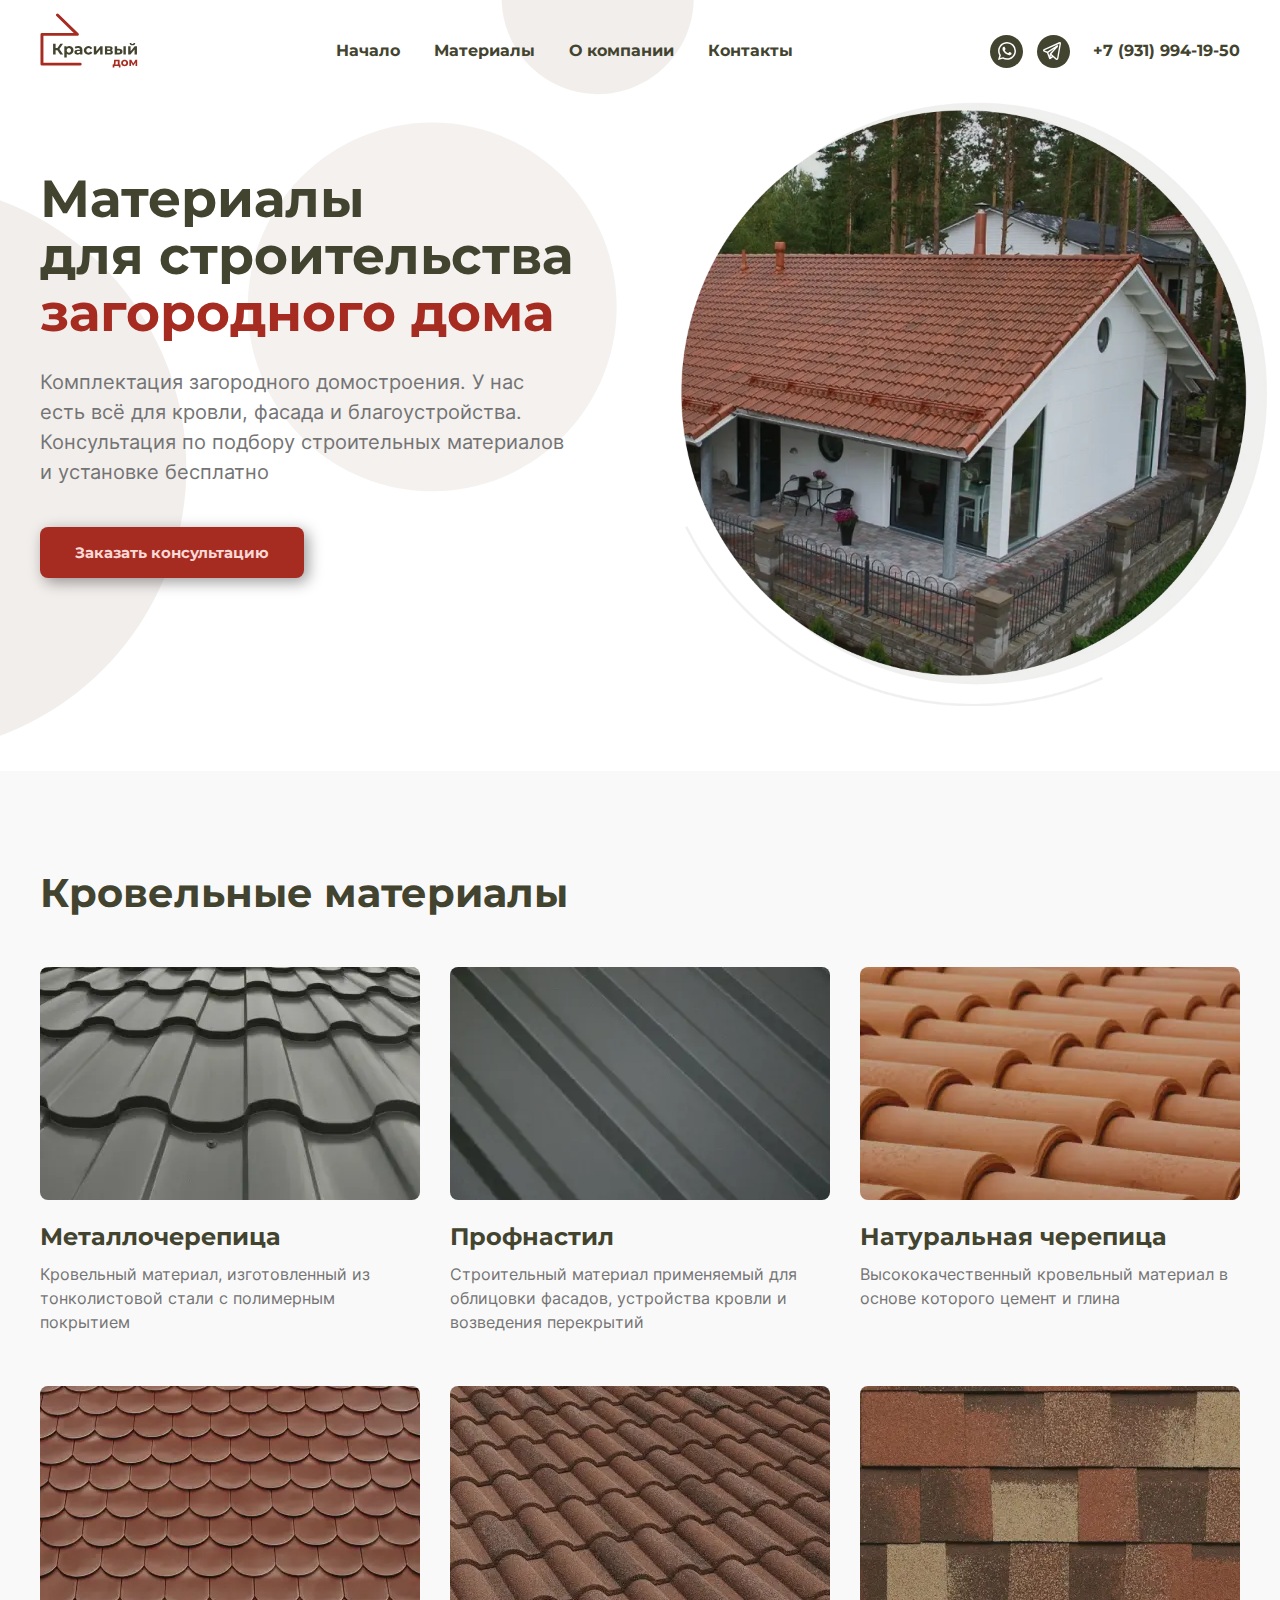
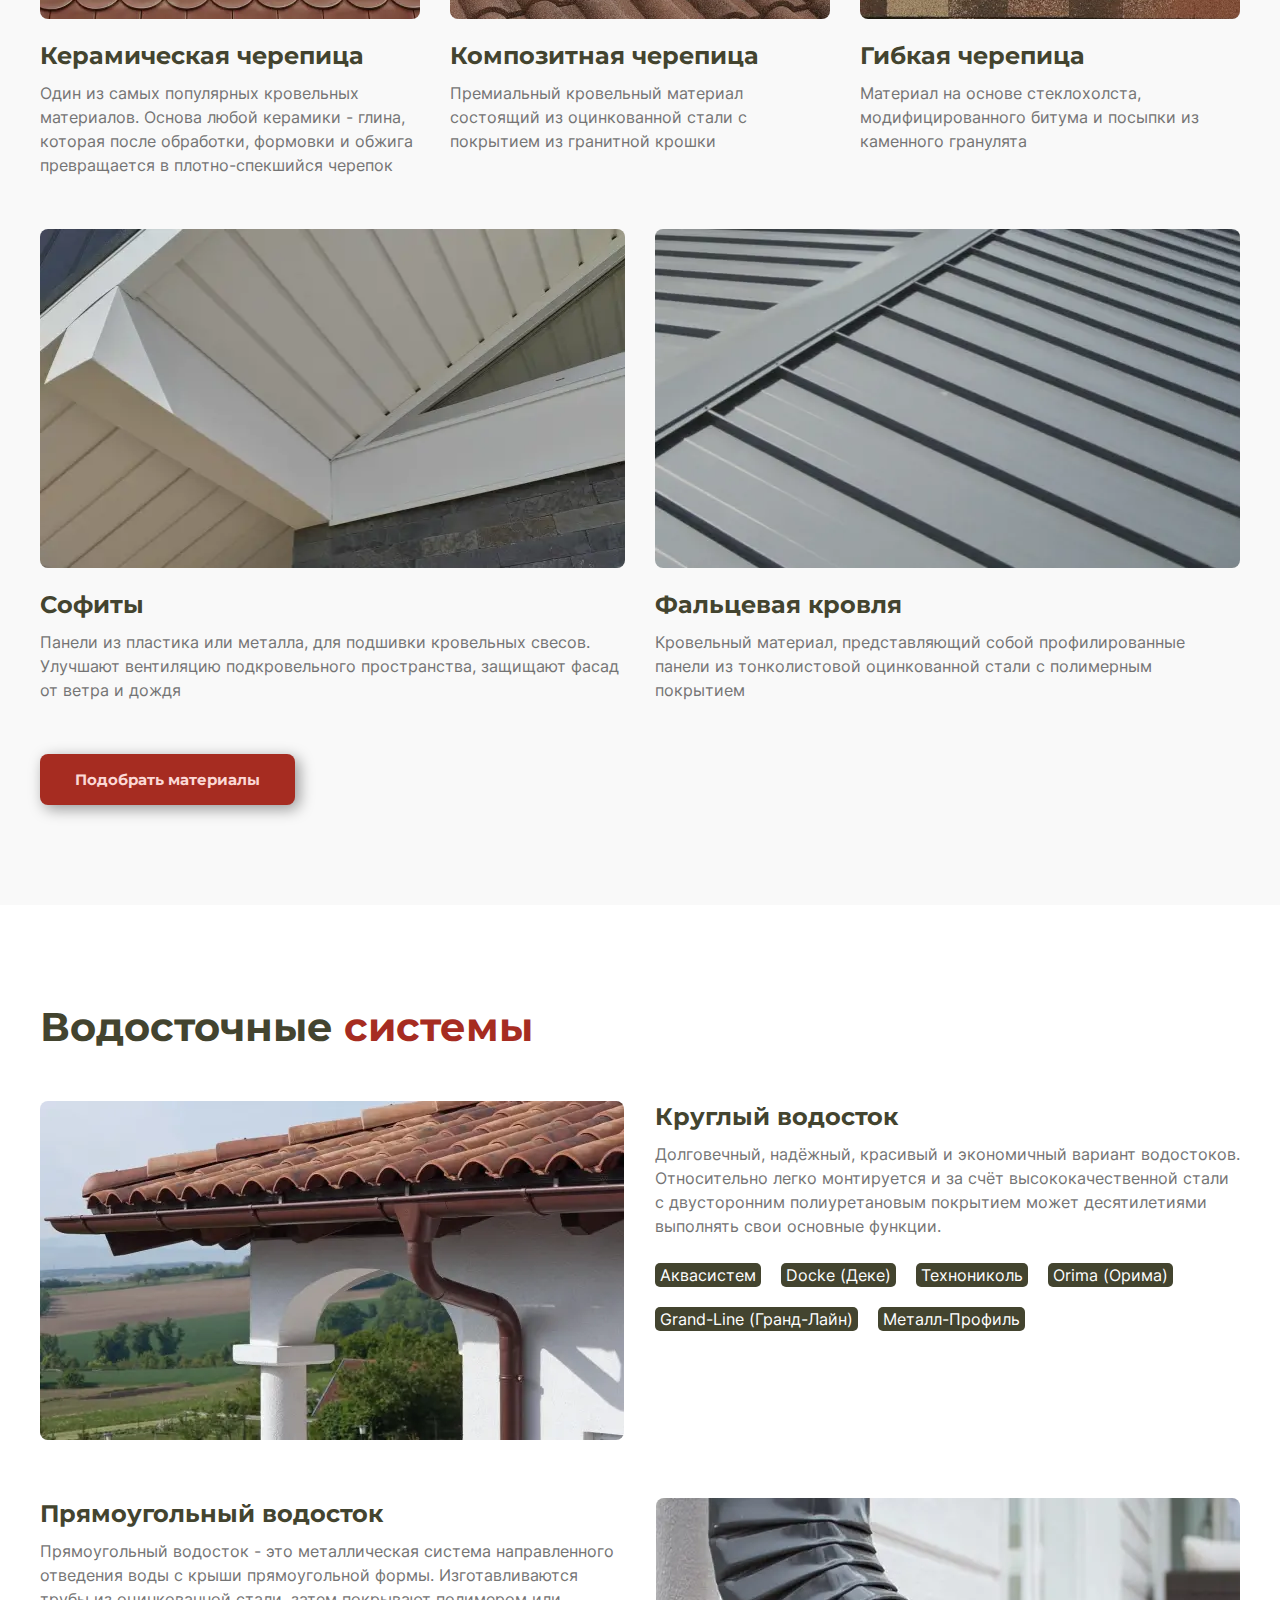
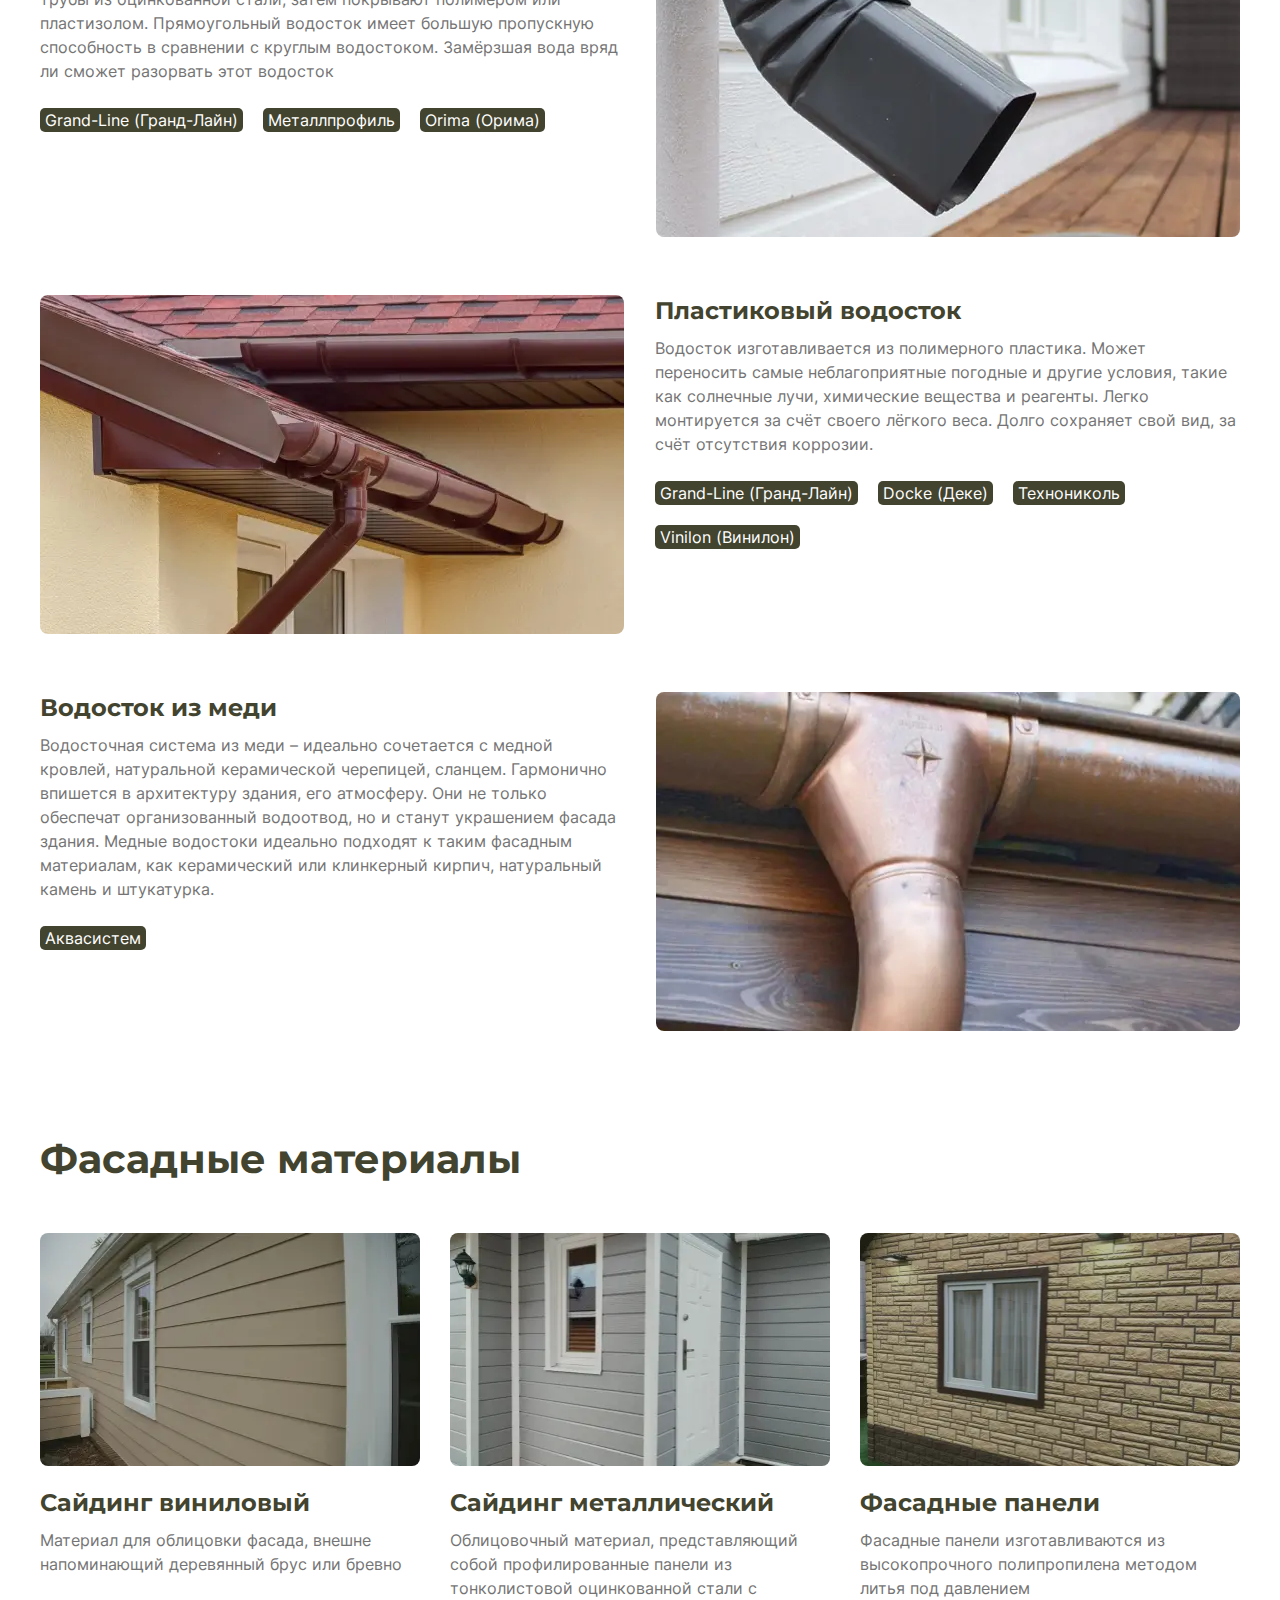
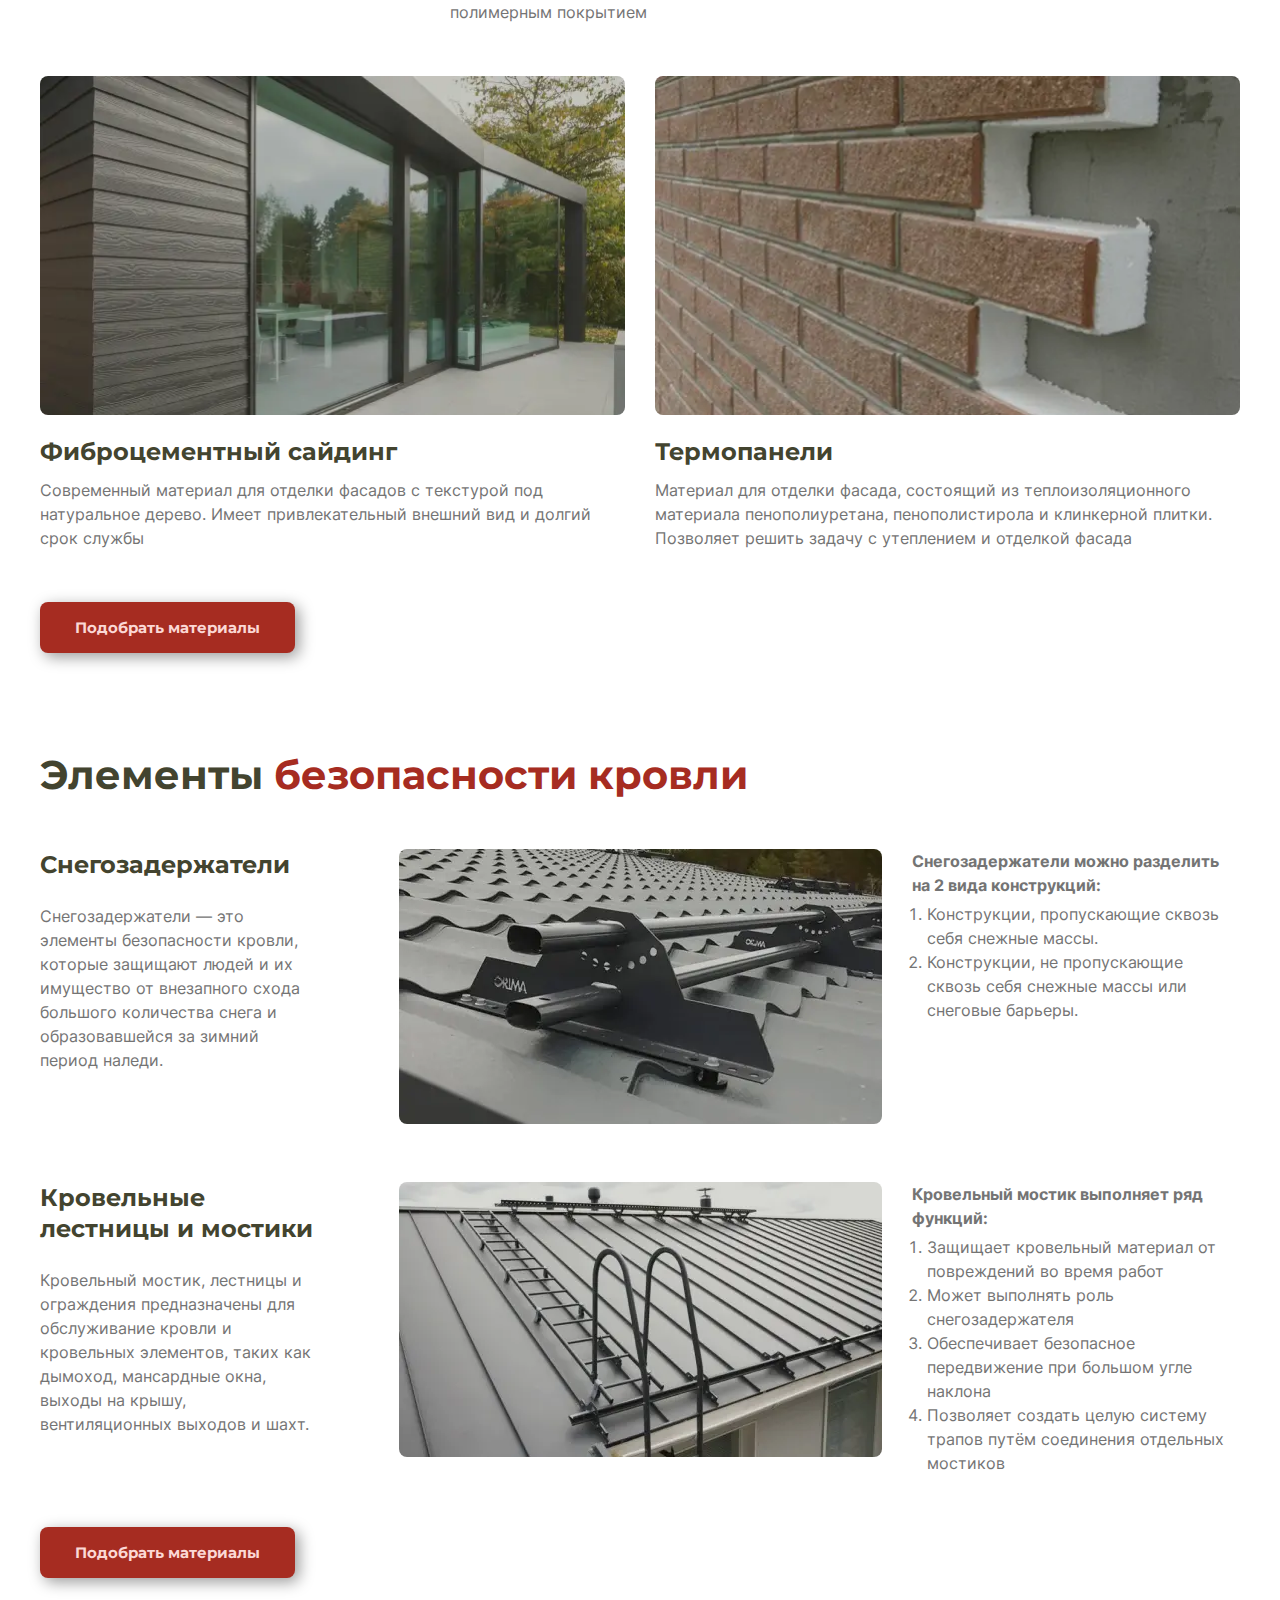
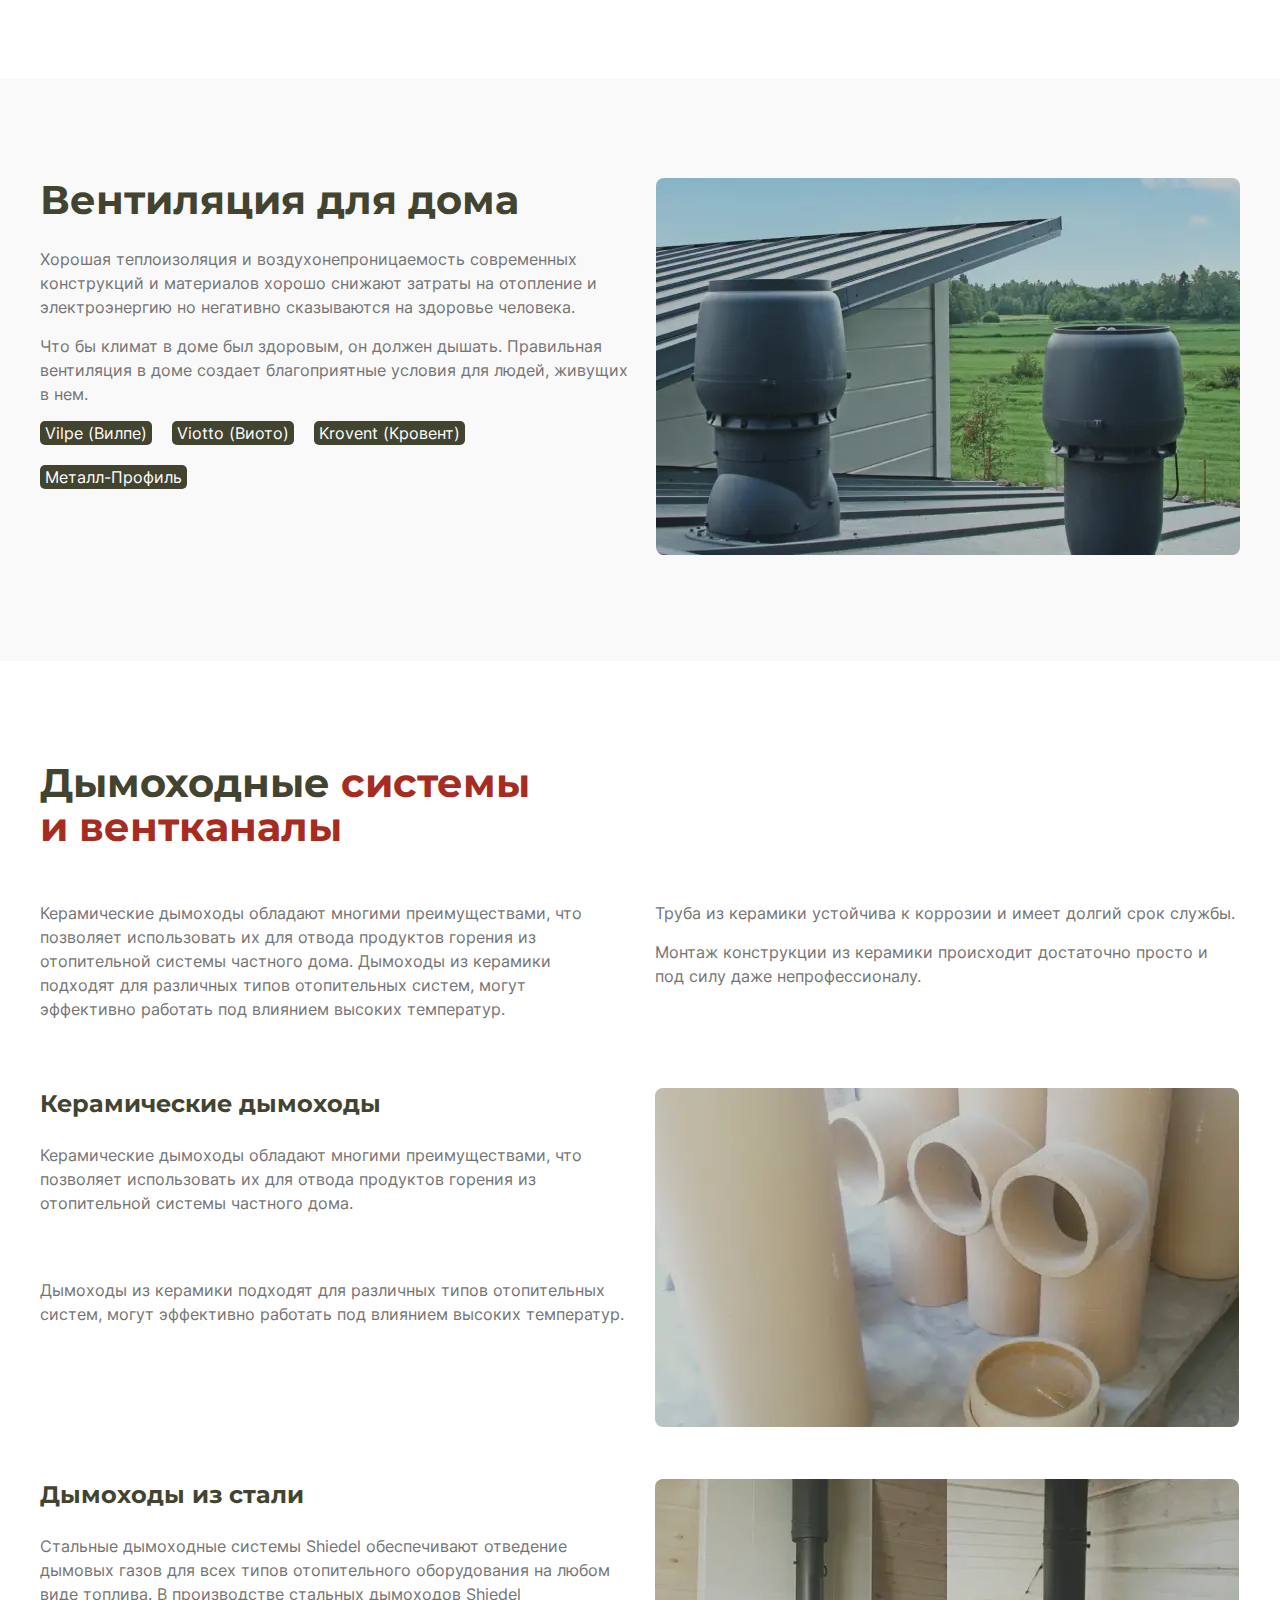
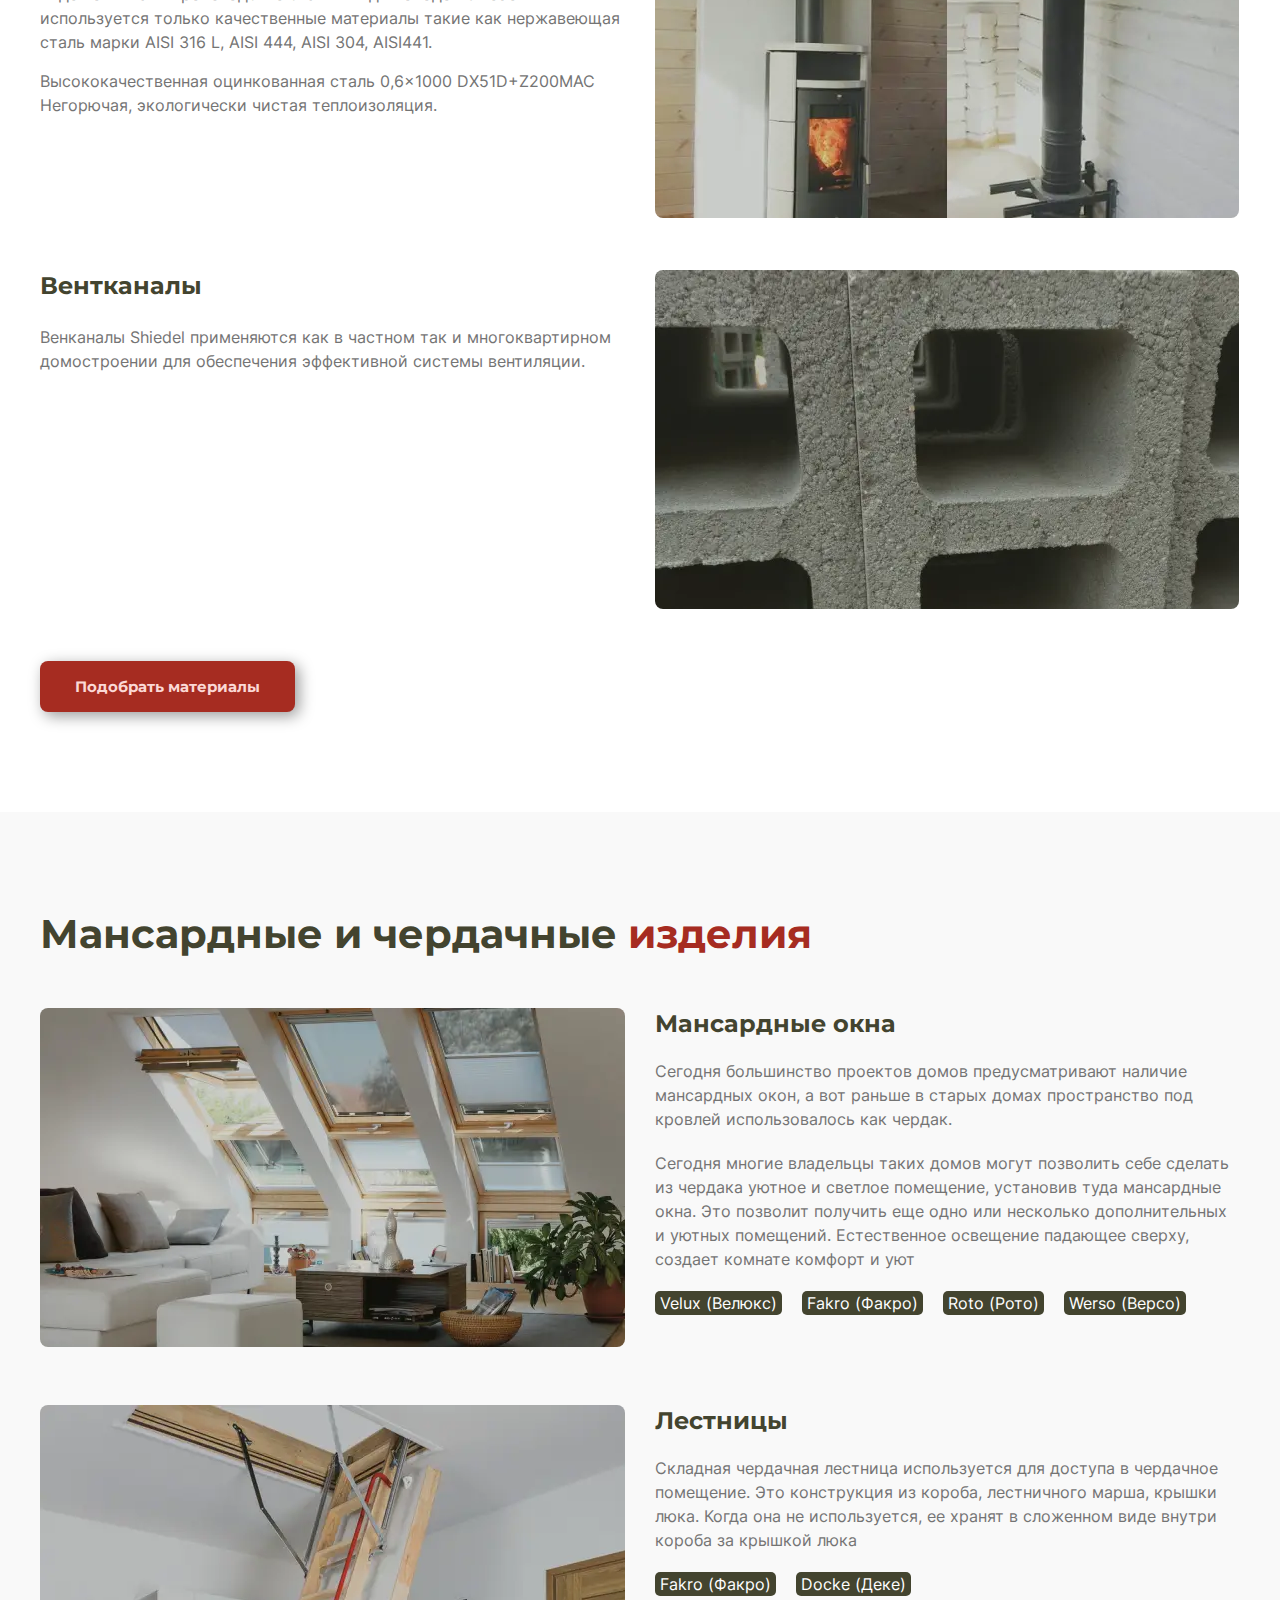
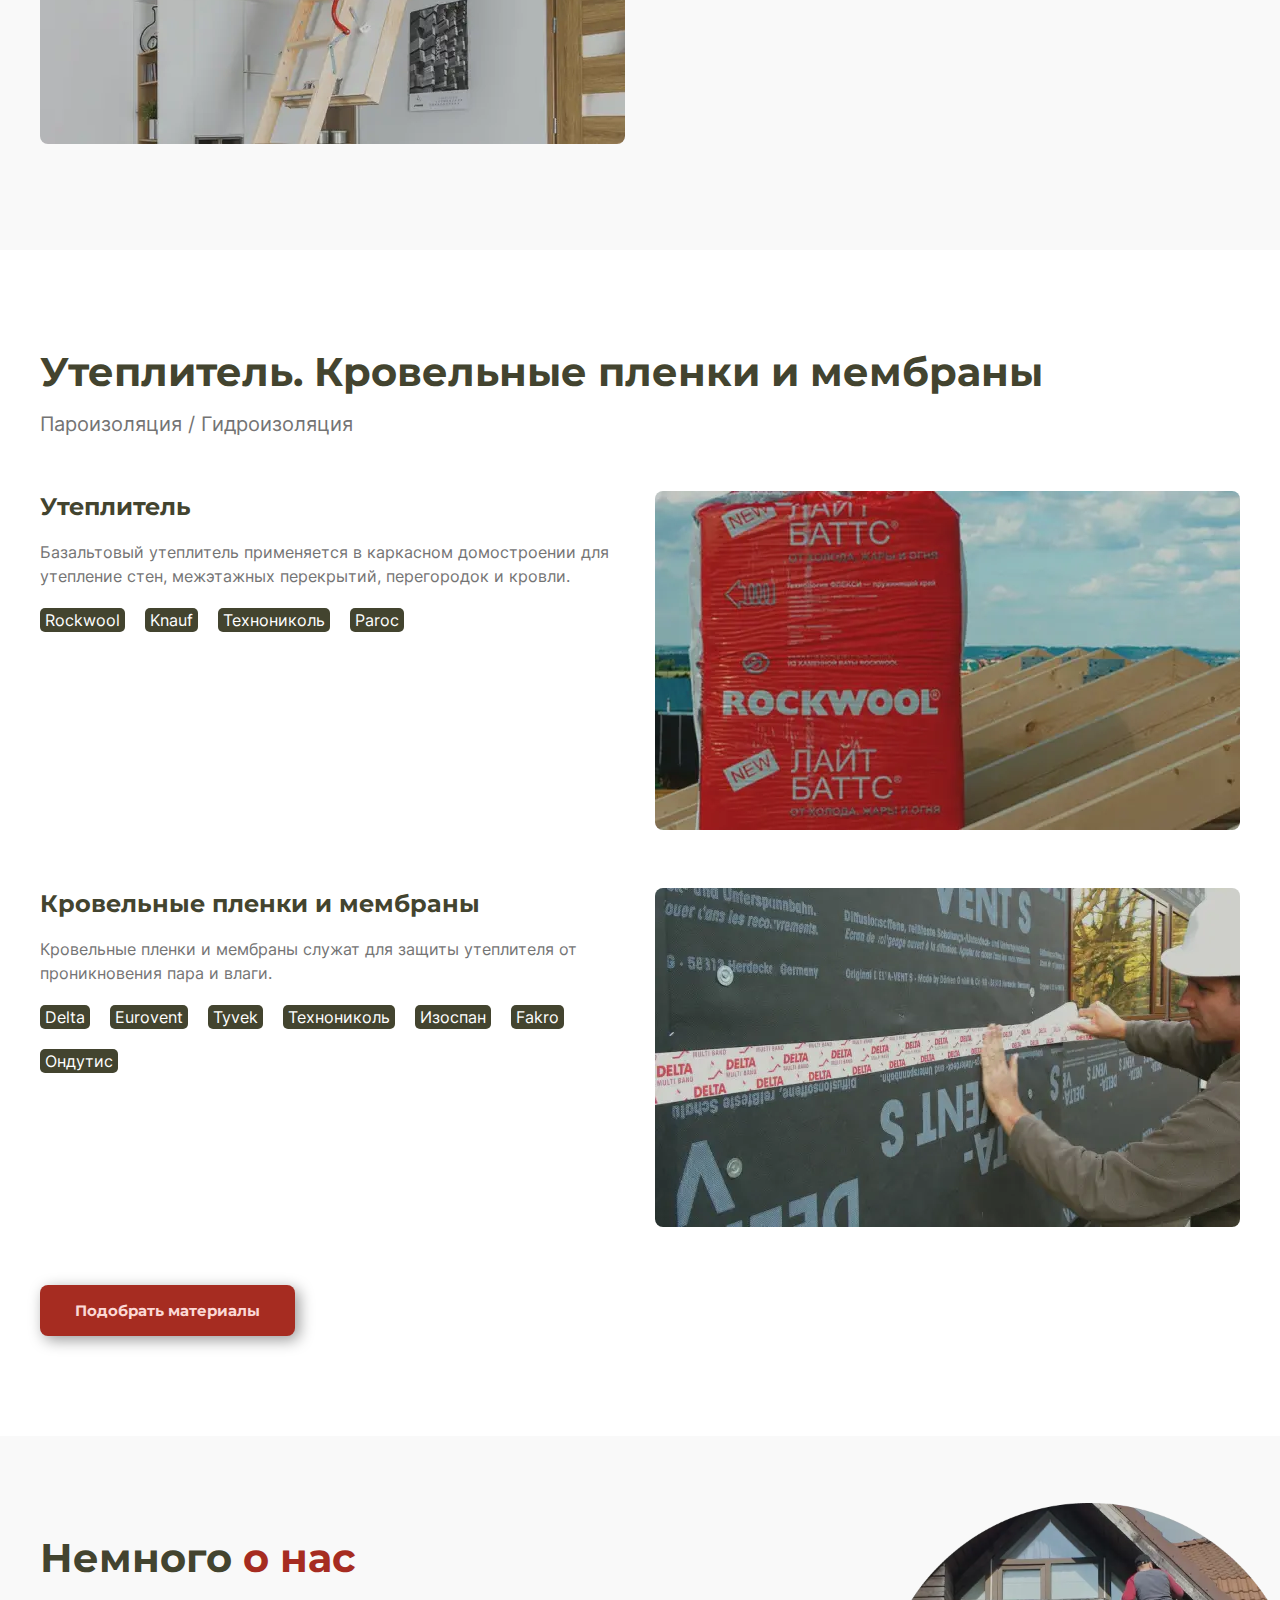
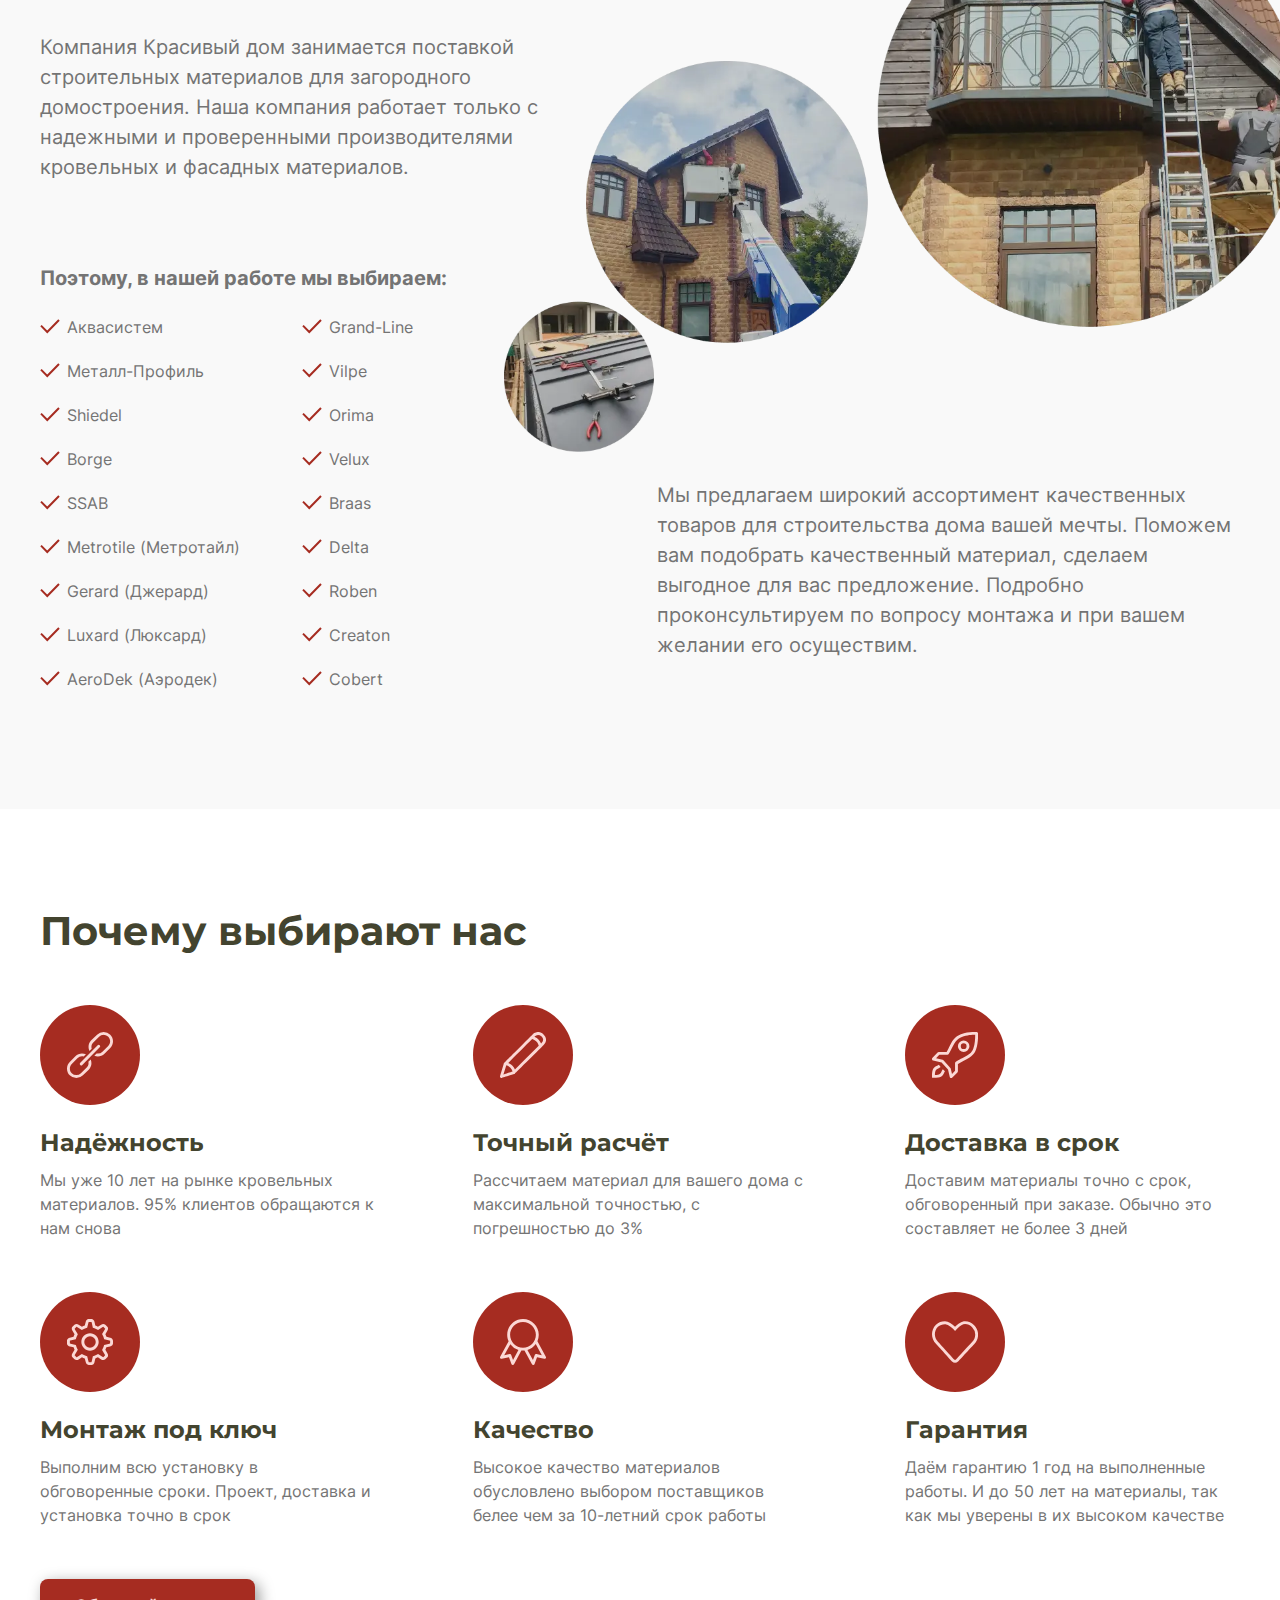
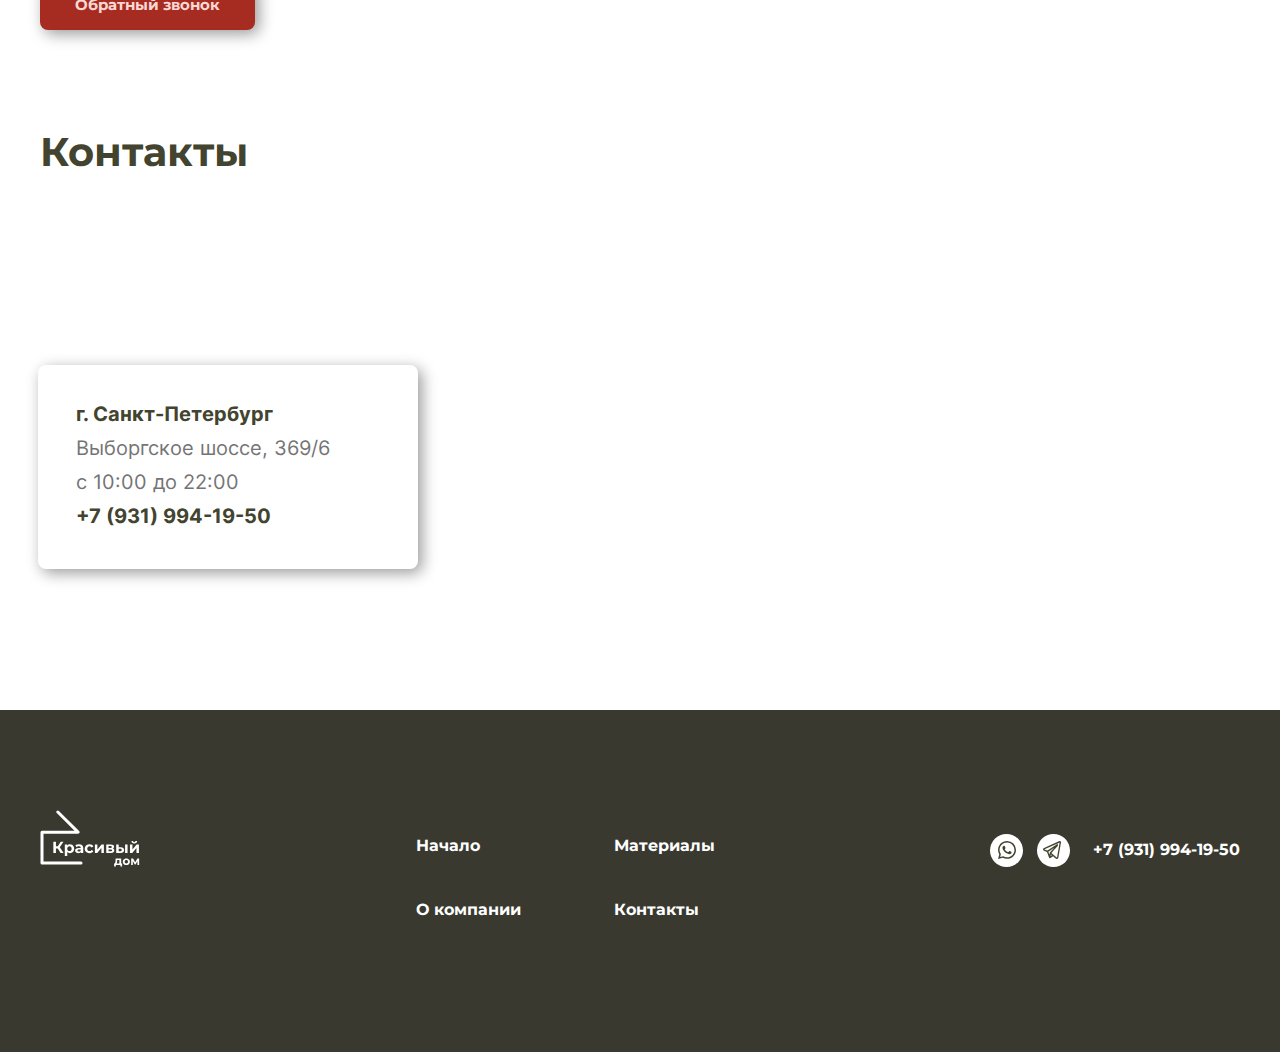
<file: index.html>
<!DOCTYPE html><html class="page" lang="ru"><head><meta charset="UTF-8"><meta http-equiv="X-UA-Compatible" content="IE=edge"><meta name="viewport" content="width=device-width,initial-scale=1"><meta name="description" content="Материалы для строительства загородного дома. У нас есть всё для кровли, фасада и благоустройства."><meta name="keywords" content="кровельные материалы, купить металлочерепицу, профнастил, натуральная черепица, керамическая черепица, композитная черепица, гибкая черепица, софиты, фальцевая кровля, круглый водосток, прямоугольный водосток, пластиковый водосток"><meta property="og:title" content="Материалы для строительства загородного дома"><meta property="og:type" content="website"><meta property="og:description" content="Комплектация загородного домостроения. У нас есть всё для кровли, фасада и благоустройства. Консультация по подбору строительных материалов и установке бесплатно"><meta property="og:image" content="/img/drainage-systems/round-gutter.jpg"><link rel="stylesheet" href="css/normalize.min.css"><link rel="stylesheet" href="css/style.min.css"><link rel="preload" href="fonts/Inter-Bold.woff2" as="font"><link rel="preload" href="fonts/Inter-Bold.woff" as="font"><link rel="preload" href="fonts/Inter-Regular.woff2" as="font"><link rel="preload" href="fonts/Inter-Regular.woff" as="font"><link rel="preload" href="fonts/Montserrat-Bold.woff2" as="font"><link rel="preload" href="fonts/Montserrat-Bold.woff" as="font"><link rel="icon" href="favicon.ico"><link rel="icon" href="img/favicons/152.svg" type="image/svg+xml"><link rel="apple-touch-icon" href="img/favicons/152.png"><link rel="manifest" href="manifest.webmanifest"><title>Материалы для строительства загородного дома | Красивый дом</title></head><body class="page__body page__body--popup" id="page-body"><header class="header" id="header"><div class="header__wrap"><a class="header__logo logo"><picture><source media="(min-width: 768px)" srcset="img/logo-desktop.svg"><img class="logo__img" src="img/logo-mobile.svg" width="66" height="38" alt="Логотип"></picture></a><nav class="header__nav nav nav--closed"><ul class="nav__list"><li class="nav__item nav__item-mob"><a href="#header">Начало</a></li><li class="nav__item nav__item-materials"><a href="#" class="nav__item-materials-link">Материалы</a><ul class="nav__materials nav__materials--closed"><li class="nav__materials-item nav__materials-item--back"><button class="nav__button-back" type="button" aria-label="Назад"><span class="visually-hidden">Назад</span></button></li><li class="nav__materials-item"><a href="#roof-coverings">Кровельные материалы</a></li><li class="nav__materials-item"><a href="#drainage-systems">Водосточные системы</a></li><li class="nav__materials-item"><a href="#facade-materials">Фасадные материалы</a></li><li class="nav__materials-item"><a href="#roof-security">Элементы безопасности</a></li><li class="nav__materials-item"><a href="#ventilation">Вентиляция</a></li><li class="nav__materials-item"><a href="#chimney-systems">Дымоходные системы и вентканалы</a></li><li class="nav__materials-item"><a href="#roof-products">Мансардные и чердачные изделия</a></li><li class="nav__materials-item"><a href="#insulation">Утеплитель. Кровельные плёнки и мембраны</a></li></ul></li><li class="nav__item nav__item-mob"><a href="#about-us">О компании</a></li><li class="nav__item nav__item-mob"><a href="#contacts">Контакты</a></li></ul></nav><div class="header__contacts-wrap"><div class="header__contacts"><div class="social"><ul class="social__list"><li class="social__item"><a class="social__link" href="https://wa.me/qr/HKM65JHCNYYID1"><picture><source srcset="img/icons/whatsapp.svg" type="image/webp"><img class="social__whatsapp" src="img/icons/whatsapp.svg" width="18" height="18" alt="Whatsapp"></picture></a></li><li class="social__item"><a class="social__link" href="https://t.me/Krasdomspb"><picture><source srcset="img/icons/telegram.svg" type="image/webp"><img class="social__telegram" src="img/icons/telegram.svg" width="18" height="18" alt="Telegram"></picture></a></li></ul></div><a class="header__contacts-phone" href="tel:+79319941950">+7 (931) 994-19-50</a></div><button class="header__toggle header__toggle--open" type="button" aria-label="Открыть меню"><span class="visually-hidden">Открыть меню</span></button></div></div></header><main><section class="offer" id="offer"><div class="offer__wrap"><h1 class="offer__title">Материалы<br>для строительства <span class="accent-color">загородного дома</span></h1><p class="offer__description">Комплектация загородного домостроения. У нас есть всё для кровли, фасада и благоустройства. Консультация по подбору строительных материалов и установке бесплатно</p><button class="button" type="button"><span class="button__text">Заказать консультацию</span></button></div></section><section class="roof-coverings" id="roof-coverings"><div class="roof-coverings__wrap"><h2 class="h2 roof-coverings__title">Кровельные материалы</h2><ul class="roof-coverings__list"><li class="card"><picture><source type="image/webp" media="(min-width: 1280px)" srcset="img/roof-coverings/metal-tile-desktop.webp, img/roof-coverings/metal-tile-desktop@2x.webp 2x"><source type="image/webp" media="(min-width: 768px)" srcset="img/roof-coverings/metal-tile-tablet.webp, img/roof-coverings/metal-tile-tablet@2x.webp 2x"><source type="image/webp" srcset="img/roof-coverings/metal-tile.webp, img/roof-coverings/metal-tile@2x.webp 2x"><source media="(min-width: 1280px)" srcset="img/roof-coverings/metal-tile-desktop.jpg, img/roof-coverings/metal-tile-desktop@2x.jpg 2x"><source media="(min-width: 768px)" srcset="img/roof-coverings/metal-tile-tablet.jpg, img/roof-coverings/metal-tile-tablet@2x.jpg 2x"><img src="img/roof-coverings/metal-tile.jpg" srcset="img/roof-coverings/metal-tile@2x.jpg" width="280" height="173" alt="Металлочерепица"></picture><h3 class="h3">Металлочерепица</h3><p>Кровельный материал, изготовленный из тонколистовой стали с полимерным покрытием</p></li><li class="card"><picture><source type="image/webp" media="(min-width: 1280px)" srcset="img/roof-coverings/profiled-sheeting-desktop.webp, img/roof-coverings/profiled-sheeting-desktop@2x.webp 2x"><source type="image/webp" media="(min-width: 768px)" srcset="img/roof-coverings/profiled-sheeting-tablet.webp, img/roof-coverings/profiled-sheeting-tablet@2x.webp 2x"><source type="image/webp" srcset="img/roof-coverings/profiled-sheeting.webp, img/roof-coverings/profiled-sheeting@2x.webp 2x"><source media="(min-width: 1280px)" srcset="img/roof-coverings/profiled-sheeting-desktop.jpg, img/roof-coverings/profiled-sheeting-desktop@2x.jpg 2x"><source media="(min-width: 768px)" srcset="img/roof-coverings/profiled-sheeting-tablet.jpg, img/roof-coverings/profiled-sheeting-tablet@2x.jpg 2x"><img src="img/roof-coverings/profiled-sheeting.jpg" srcset="img/roof-coverings/profiled-sheeting@2x.jpg" width="280" height="173" alt="Профнастил"></picture><h3 class="h3">Профнастил</h3><p>Строительный материал применяемый для облицовки фасадов, устройства кровли и возведения перекрытий</p></li><li class="card"><picture><source type="image/webp" media="(min-width: 1280px)" srcset="img/roof-coverings/natural-tile-desktop.webp, img/roof-coverings/natural-tile-desktop@2x.webp 2x"><source type="image/webp" media="(min-width: 768px)" srcset="img/roof-coverings/natural-tile-tablet.webp, img/roof-coverings/natural-tile-tablet@2x.webp 2x"><source type="image/webp" srcset="img/roof-coverings/natural-tile.webp, img/roof-coverings/natural-tile@2x.webp 2x"><source media="(min-width: 1280px)" srcset="img/roof-coverings/natural-tile-desktop.jpg, img/roof-coverings/natural-tile-desktop@2x.jpg 2x"><source media="(min-width: 768px)" srcset="img/roof-coverings/natural-tile-tablet.jpg, img/roof-coverings/natural-tile-tablet@2x.jpg 2x"><img src="img/roof-coverings/natural-tile.jpg" srcset="img/roof-coverings/natural-tile@2x.jpg" width="280" height="173" alt="Натуральная черепица"></picture><h3 class="h3">Натуральная черепица</h3><p>Высококачественный кровельный материал в основе которого цемент и глина</p></li><li class="card"><picture><source type="image/webp" media="(min-width: 1280px)" srcset="img/roof-coverings/ceramic-tile-desktop.webp, img/roof-coverings/ceramic-tile-desktop@2x.webp 2x"><source type="image/webp" media="(min-width: 768px)" srcset="img/roof-coverings/ceramic-tile-tablet.webp, img/roof-coverings/ceramic-tile-tablet@2x.webp 2x"><source type="image/webp" srcset="img/roof-coverings/ceramic-tile.webp, img/roof-coverings/ceramic-tile@2x.webp 2x"><source media="(min-width: 1280px)" srcset="img/roof-coverings/ceramic-tile-desktop.jpg, img/roof-coverings/ceramic-tile-desktop@2x.jpg 2x"><source media="(min-width: 768px)" srcset="img/roof-coverings/ceramic-tile-tablet.jpg, img/roof-coverings/ceramic-tile-tablet@2x.jpg 2x"><img src="img/roof-coverings/ceramic-tile.jpg" srcset="img/roof-coverings/ceramic-tile@2x.jpg" width="280" height="173" alt="Керамическая черепица"></picture><h3 class="h3">Керамическая черепица</h3><p>Один из самых популярных кровельных материалов. Основа любой керамики - глина, которая после обработки, формовки и обжига превращается в плотно-спекшийся черепок</p></li><li class="card"><picture><source type="image/webp" media="(min-width: 1280px)" srcset="img/roof-coverings/composit-tile-desktop.webp, img/roof-coverings/composit-tile-desktop@2x.webp 2x"><source type="image/webp" media="(min-width: 768px)" srcset="img/roof-coverings/composit-tile-tablet.webp, img/roof-coverings/composit-tile-tablet@2x.webp 2x"><source type="image/webp" srcset="img/roof-coverings/composit-tile.webp, img/roof-coverings/composit-tile@2x.webp 2x"><source media="(min-width: 1280px)" srcset="img/roof-coverings/composit-tile-desktop.jpg, img/roof-coverings/composit-tile-desktop@2x.jpg 2x"><source media="(min-width: 768px)" srcset="img/roof-coverings/composit-tile-tablet.jpg, img/roof-coverings/composit-tile-tablet@2x.jpg 2x"><img src="img/roof-coverings/composit-tile.jpg" srcset="img/roof-coverings/composit-tile@2x.jpg" width="280" height="173" alt="Композитная черепица"></picture><h3 class="h3">Композитная черепица</h3><p>Премиальный кровельный материал состоящий из оцинкованной стали с покрытием из гранитной крошки</p></li><li class="card"><picture><source type="image/webp" media="(min-width: 1280px)" srcset="img/roof-coverings/flexible-tile-desktop.webp, img/roof-coverings/flexible-tile-desktop@2x.webp 2x"><source type="image/webp" media="(min-width: 768px)" srcset="img/roof-coverings/flexible-tile-tablet.webp, img/roof-coverings/flexible-tile-tablet@2x.webp 2x"><source type="image/webp" srcset="img/roof-coverings/flexible-tile.webp, img/roof-coverings/flexible-tile@2x.webp 2x"><source media="(min-width: 1280px)" srcset="img/roof-coverings/flexible-tile-desktop.jpg, img/roof-coverings/flexible-tile-desktop@2x.jpg 2x"><source media="(min-width: 768px)" srcset="img/roof-coverings/flexible-tile-tablet.jpg, img/roof-coverings/flexible-tile-tablet@2x.jpg 2x"><img src="img/roof-coverings/flexible-tile.jpg" srcset="img/roof-coverings/flexible-tile@2x.jpg" width="280" height="173" alt="Гибкая черепица"></picture><h3 class="h3">Гибкая черепица</h3><p>Материал на основе стеклохолста, модифицированного битума и посыпки из каменного гранулята</p></li><li class="card card--big"><picture><source type="image/webp" media="(min-width: 1280px)" srcset="img/roof-coverings/sofits-desktop.webp, img/roof-coverings/sofits-desktop@2x.webp 2x"><source type="image/webp" media="(min-width: 768px)" srcset="img/roof-coverings/sofits-tablet.webp, img/roof-coverings/sofits-tablet@2x.webp 2x"><source type="image/webp" srcset="img/roof-coverings/sofits.webp, img/roof-coverings/sofits@2x.webp 2x"><source media="(min-width: 1280px)" srcset="img/roof-coverings/sofits-desktop.jpg, img/roof-coverings/sofits-desktop@2x.jpg 2x"><source media="(min-width: 768px)" srcset="img/roof-coverings/sofits-tablet.jpg, img/roof-coverings/sofits-tablet@2x.jpg 2x"><img src="img/roof-coverings/sofits.jpg" srcset="img/roof-coverings/sofits@2x.jpg" width="280" height="173" alt="Софиты"></picture><h3 class="h3">Софиты</h3><p>Панели из пластика или металла, для подшивки кровельных свесов. Улучшают вентиляцию подкровельного пространства, защищают фасад от ветра и дождя</p></li><li class="card card--big"><picture><source type="image/webp" media="(min-width: 1280px)" srcset="img/roof-coverings/rebate-roofing-desktop.webp, img/roof-coverings/rebate-roofing-desktop@2x.webp 2x"><source type="image/webp" media="(min-width: 768px)" srcset="img/roof-coverings/rebate-roofing-tablet.webp, img/roof-coverings/rebate-roofing-tablet@2x.webp 2x"><source type="image/webp" srcset="img/roof-coverings/rebate-roofing.webp, img/roof-coverings/rebate-roofing@2x.webp 2x"><source media="(min-width: 1280px)" srcset="img/roof-coverings/rebate-roofing-desktop.jpg, img/roof-coverings/rebate-roofing-desktop@2x.jpg 2x"><source media="(min-width: 768px)" srcset="img/roof-coverings/rebate-roofing-tablet.jpg, img/roof-coverings/rebate-roofing-tablet@2x.jpg 2x"><img src="img/roof-coverings/rebate-roofing.jpg" srcset="img/roof-coverings/rebate-roofing@2x.jpg" width="280" height="173" alt="Фальцевая кровля"></picture><h3 class="h3">Фальцевая кровля</h3><p>Кровельный материал, представляющий собой профилированные панели из тонколистовой оцинкованной стали с полимерным покрытием</p></li></ul><button class="button" type="button"><span class="button__text">Подобрать материалы</span></button></div></section><section class="drainage-systems" id="drainage-systems"><div class="drainage-systems__wrap"><h2 class="h2 drainage-systems__title">Водосточные <span class="accent-color">системы</span></h2><ul class="drainage-systems__list"><li class="card drainage-systems__list--card"><picture><source type="image/webp" media="(min-width: 1280px)" srcset="img/drainage-systems/round-gutter-desktop.webp, img/drainage-systems/round-gutter-desktop@2x.webp 2x"><source type="image/webp" media="(min-width: 768px)" srcset="img/drainage-systems/round-gutter-tablet.webp, img/drainage-systems/round-gutter-tablet@2x.webp 2x"><source type="image/webp" srcset="img/drainage-systems/round-gutter.webp, img/drainage-systems/round-gutter@2x.webp 2x"><source media="(min-width: 1280px)" srcset="img/drainage-systems/round-gutter-desktop.jpg, img/drainage-systems/round-gutter-desktop@2x.jpg 2x"><source media="(min-width: 768px)" srcset="img/drainage-systems/round-gutter-tablet.jpg, img/drainage-systems/round-gutter-tablet@2x.jpg 2x"><img src="img/drainage-systems/round-gutter.jpg" srcset="img/drainage-systems/round-gutter@2x.jpg" width="280" height="173" alt="Круглый водосток"></picture><div class="card__description"><h3 class="h3">Круглый водосток</h3><p>Долговечный, надёжный, красивый и экономичный вариант водостоков. Относительно легко монтируется и за счёт высококачественной стали с двусторонним полиуретановым покрытием может десятилетиями выполнять свои основные функции.</p><ul class="brands"><li class="brands__item">Аквасистем</li><li class="brands__item">Docke (Деке)</li><li class="brands__item">Технониколь</li><li class="brands__item">Orima (Орима)</li><li class="brands__item">Grand-Line (Гранд-Лайн)</li><li class="brands__item">Металл-Профиль</li></ul></div></li><li class="card drainage-systems__list--card"><picture><source type="image/webp" media="(min-width: 1280px)" srcset="img/drainage-systems/rectangular-drain-desktop.webp, img/drainage-systems/rectangular-drain-desktop@2x.webp 2x"><source type="image/webp" media="(min-width: 768px)" srcset="img/drainage-systems/rectangular-drain-tablet.webp, img/drainage-systems/rectangular-drain-tablet@2x.webp 2x"><source type="image/webp" srcset="img/drainage-systems/rectangular-drain.webp, img/drainage-systems/rectangular-drain@2x.webp 2x"><source media="(min-width: 1280px)" srcset="img/drainage-systems/rectangular-drain-desktop.jpg, img/drainage-systems/rectangular-drain-desktop@2x.jpg 2x"><source media="(min-width: 768px)" srcset="img/drainage-systems/rectangular-drain-tablet.jpg, img/drainage-systems/rectangular-drain-tablet@2x.jpg 2x"><img src="img/drainage-systems/rectangular-drain.jpg" srcset="img/drainage-systems/rectangular-drain@2x.jpg" width="280" height="173" alt="Прямоугольный водосток"></picture><div class="card__description card__description--reverse"><h3 class="h3">Прямоугольный водосток</h3><p>Прямоугольный водосток - это металлическая система направленного отведения воды с крыши прямоугольной формы. Изготавливаются трубы из оцинкованной стали, затем покрывают полимером или пластизолом. Прямоугольный водосток имеет большую пропускную способность в сравнении с круглым водостоком. Замёрзшая вода вряд ли сможет разорвать этот водосток</p><ul class="brands"><li class="brands__item">Grand-Line (Гранд-Лайн)</li><li class="brands__item">Металлпрофиль</li><li class="brands__item">Orima (Орима)</li></ul></div></li><li class="card drainage-systems__list--card"><picture><source type="image/webp" media="(min-width: 1280px)" srcset="img/drainage-systems/plastic-gutter-desktop.webp, img/drainage-systems/plastic-gutter-desktop@2x.webp 2x"><source type="image/webp" media="(min-width: 768px)" srcset="img/drainage-systems/plastic-gutter-tablet.webp, img/drainage-systems/plastic-gutter-tablet@2x.webp 2x"><source type="image/webp" srcset="img/drainage-systems/plastic-gutter.webp, img/drainage-systems/plastic-gutter@2x.webp 2x"><source media="(min-width: 1280px)" srcset="img/drainage-systems/plastic-gutter-desktop.jpg, img/drainage-systems/plastic-gutter-desktop@2x.jpg 2x"><source media="(min-width: 768px)" srcset="img/drainage-systems/plastic-gutter-tablet.jpg, img/drainage-systems/plastic-gutter-tablet@2x.jpg 2x"><img src="img/drainage-systems/plastic-gutter.jpg" srcset="img/drainage-systems/plastic-gutter@2x.jpg" width="280" height="173" alt="Пластиковый водосток"></picture><div class="card__description"><h3 class="h3">Пластиковый водосток</h3><p>Водосток изготавливается из полимерного пластика. Может переносить самые неблагоприятные погодные и другие условия, такие как солнечные лучи, химические вещества и реагенты. Легко монтируется за счёт своего лёгкого веса. Долго сохраняет свой вид, за счёт отсутствия коррозии.</p><ul class="brands"><li class="brands__item">Grand-Line (Гранд-Лайн)</li><li class="brands__item">Docke (Деке)</li><li class="brands__item">Технониколь</li><li class="brands__item">Vinilon (Винилон)</li></ul></div></li><li class="card drainage-systems__list--card"><picture><source type="image/webp" media="(min-width: 1280px)" srcset="img/drainage-systems/copper-drain-desktop.webp, img/drainage-systems/copper-drain-desktop@2x.webp 2x"><source type="image/webp" media="(min-width: 768px)" srcset="img/drainage-systems/copper-drain-tablet.webp, img/drainage-systems/copper-drain-tablet@2x.webp 2x"><source type="image/webp" srcset="img/drainage-systems/copper-drain.webp, img/drainage-systems/copper-drain@2x.webp 2x"><source media="(min-width: 1280px)" srcset="img/drainage-systems/copper-drain-desktop.jpg, img/drainage-systems/copper-drain-desktop@2x.jpg 2x"><source media="(min-width: 768px)" srcset="img/drainage-systems/copper-drain-tablet.jpg, img/drainage-systems/copper-drain-tablet@2x.jpg 2x"><img src="img/drainage-systems/copper-drain.jpg" srcset="img/drainage-systems/copper-drain@2x.jpg" width="280" height="173" alt="Водосток из меди"></picture><div class="card__description card__description--reverse"><h3 class="h3">Водосток из меди</h3><p>Водосточная система из меди – идеально сочетается с медной кровлей, натуральной керамической черепицей, сланцем. Гармонично впишется в архитектуру здания, его атмосферу. Они не только обеспечат организованный водоотвод, но и станут украшением фасада здания. Медные водостоки идеально подходят к таким фасадным материалам, как керамический или клинкерный кирпич, натуральный камень и штукатурка.</p><ul class="brands"><li class="brands__item">Аквасистем</li></ul></div></li></ul></div></section><section class="facade-materials" id="facade-materials"><div class="facade-materials__wrap"><h2 class="h2 facade-materials__title">Фасадные материалы</h2><ul class="facade-materials__list"><li class="card"><picture><source type="image/webp" media="(min-width: 1280px)" srcset="img/facade-materials/vinyl-siding-desktop.webp, img/facade-materials/vinyl-siding-desktop@2x.webp 2x"><source type="image/webp" media="(min-width: 768px)" srcset="img/facade-materials/vinyl-siding-tablet.webp, img/facade-materials/vinyl-siding-tablet@2x.webp 2x"><source type="image/webp" srcset="img/facade-materials/vinyl-siding.webp, img/facade-materials/vinyl-siding@2x.webp 2x"><source media="(min-width: 1280px)" srcset="img/facade-materials/vinyl-siding-desktop.jpg, img/facade-materials/vinyl-siding-desktop@2x.jpg 2x"><source media="(min-width: 768px)" srcset="img/facade-materials/vinyl-siding-tablet.jpg, img/facade-materials/vinyl-siding-tablet@2x.jpg 2x"><img src="img/facade-materials/vinyl-siding.jpg" srcset="img/facade-materials/vinyl-siding@2x.jpg" width="280" height="173" alt="Сайдинг виниловый"></picture><h3 class="h3">Сайдинг виниловый</h3><p>Материал для облицовки фасада, внешне напоминающий деревянный брус или бревно</p></li><li class="card"><picture><source type="image/webp" media="(min-width: 1280px)" srcset="img/facade-materials/metal-siding-desktop.webp, img/facade-materials/metal-siding-desktop@2x.webp 2x"><source type="image/webp" media="(min-width: 768px)" srcset="img/facade-materials/metal-siding-tablet.webp, img/facade-materials/metal-siding-tablet@2x.webp 2x"><source type="image/webp" srcset="img/facade-materials/metal-siding.webp, img/facade-materials/metal-siding@2x.webp 2x"><source media="(min-width: 1280px)" srcset="img/facade-materials/metal-siding-desktop.jpg, img/facade-materials/metal-siding-desktop@2x.jpg 2x"><source media="(min-width: 768px)" srcset="img/facade-materials/metal-siding-tablet.jpg, img/facade-materials/metal-siding-tablet@2x.jpg 2x"><img src="img/facade-materials/metal-siding.jpg" srcset="img/facade-materials/metal-siding@2x.jpg" width="280" height="173" alt="Сайдинг металлический"></picture><h3 class="h3">Сайдинг металлический</h3><p>Облицовочный материал, представляющий собой профилированные панели из тонколистовой оцинкованной стали с полимерным покрытием</p></li><li class="card facade-materials__list--card"><picture><source type="image/webp" media="(min-width: 1280px)" srcset="img/facade-materials/facade-panels-desktop.webp, img/facade-materials/facade-panels-desktop@2x.webp 2x"><source type="image/webp" media="(min-width: 768px)" srcset="img/facade-materials/facade-panels-tablet.webp, img/facade-materials/facade-panels-tablet@2x.webp 2x"><source type="image/webp" srcset="img/facade-materials/facade-panels.webp, img/facade-materials/facade-panels@2x.webp 2x"><source media="(min-width: 1280px)" srcset="img/facade-materials/facade-panels-desktop.jpg, img/facade-materials/facade-panels-desktop@2x.jpg 2x"><source media="(min-width: 768px)" srcset="img/facade-materials/facade-panels-tablet.jpg, img/facade-materials/facade-panels-tablet@2x.jpg 2x"><img src="img/facade-materials/facade-panels.jpg" srcset="img/facade-materials/facade-panels@2x.jpg" width="280" height="173" alt="Фасадные панели"></picture><h3 class="h3">Фасадные панели</h3><p>Фасадные панели изготавливаются из высокопрочного полипропилена методом литья под давлением</p></li><li class="card card--big"><picture><source type="image/webp" media="(min-width: 1280px)" srcset="img/facade-materials/fibrocement-siding-desktop.webp, img/facade-materials/fibrocement-siding-desktop@2x.webp 2x"><source type="image/webp" media="(min-width: 768px)" srcset="img/facade-materials/fibrocement-siding-tablet.webp, img/facade-materials/fibrocement-siding-tablet@2x.webp 2x"><source type="image/webp" srcset="img/facade-materials/fibrocement-siding.webp, img/facade-materials/fibrocement-siding@2x.webp 2x"><source media="(min-width: 1280px)" srcset="img/facade-materials/fibrocement-siding-desktop.jpg, img/facade-materials/fibrocement-siding-desktop@2x.jpg 2x"><source media="(min-width: 768px)" srcset="img/facade-materials/fibrocement-siding-tablet.jpg, img/facade-materials/fibrocement-siding-tablet@2x.jpg 2x"><img src="img/facade-materials/fibrocement-siding.jpg" srcset="img/facade-materials/fibrocement-siding@2x.jpg" width="280" height="173" alt="Фиброцементный сайдинг"></picture><h3 class="h3">Фиброцементный сайдинг</h3><p>Современный материал для отделки фасадов с текстурой под натуральное дерево. Имеет привлекательный внешний вид и долгий срок службы</p></li><li class="card card--big"><picture><source type="image/webp" media="(min-width: 1280px)" srcset="img/facade-materials/termopanels-desktop.webp, img/facade-materials/termopanels-desktop@2x.webp 2x"><source type="image/webp" media="(min-width: 768px)" srcset="img/facade-materials/termopanels-tablet.webp, img/facade-materials/termopanels-tablet@2x.webp 2x"><source type="image/webp" srcset="img/facade-materials/termopanels.webp, img/facade-materials/termopanels@2x.webp 2x"><source media="(min-width: 1280px)" srcset="img/facade-materials/termopanels-desktop.jpg, img/facade-materials/termopanels-desktop@2x.jpg 2x"><source media="(min-width: 768px)" srcset="img/facade-materials/termopanels-tablet.jpg, img/facade-materials/termopanels-tablet@2x.jpg 2x"><img src="img/facade-materials/termopanels.jpg" srcset="img/facade-materials/termopanels@2x.jpg" width="280" height="173" alt="Термопанели"></picture><h3 class="h3">Термопанели</h3><p>Материал для отделки фасада, состоящий из теплоизоляционного материала пенополиуретана, пенополистирола и клинкерной плитки. Позволяет решить задачу с утеплением и отделкой фасада</p></li></ul><button class="button" type="button"><span class="button__text">Подобрать материалы</span></button></div></section><section class="roof-security" id="roof-security"><div class="roof-security__wrap"><h2 class="h2 roof-security__title">Элементы <span class="accent-color">безопасности кровли</span></h2><ul class="roof-security__list"><li class="roof-security__item"><div class="roof-security__content"><h3 class="h3">Снегозадержатели</h3><p>Снегозадержатели — это элементы безопасности кровли, которые защищают людей и их имущество от внезапного схода большого количества снега и образовавшейся за зимний период наледи.</p></div><picture><source type="image/webp" media="(min-width: 1280px)" srcset="img/roof-security/snow-guard-desktop.webp, img/roof-security/snow-guard-desktop@2x.webp 2x"><source type="image/webp" media="(min-width: 768px)" srcset="img/roof-security/snow-guard-tablet.webp, img/roof-security/snow-guard-tablet@2x.webp 2x"><source type="image/webp" srcset="img/roof-security/snow-guard.webp, img/roof-security/snow-guard@2x.webp 2x"><source media="(min-width: 1280px)" srcset="img/roof-security/snow-guard-desktop.jpg, img/roof-security/snow-guard-desktop@2x.jpg 2x"><source media="(min-width: 768px)" srcset="img/roof-security/snow-guard-tablet.jpg, img/roof-security/snow-guard-tablet@2x.jpg 2x"><img src="img/roof-security/snow-guard.jpg" srcset="img/roof-security/snow-guard@2x.jpg" width="280" height="173" alt="Снегозадержатель"></picture><div class="roof-security__description"><p>Снегозадержатели можно разделить на 2 вида конструкций:</p><ol><li>Конструкции, пропускающие сквозь себя снежные массы.</li><li>Конструкции, не пропускающие сквозь себя снежные массы или снеговые барьеры.</li></ol></div></li><li class="roof-security__item"><div class="roof-security__content"><h3 class="h3">Кровельные лестницы и мостики</h3><p>Кровельный мостик, лестницы и ограждения предназначены для обслуживание кровли и кровельных элементов, таких как дымоход, мансардные окна, выходы на крышу, вентиляционных выходов и шахт.</p></div><picture><source type="image/webp" media="(min-width: 1280px)" srcset="img/roof-security/roof-ladder-desktop.webp, img/roof-security/roof-ladder-desktop@2x.webp 2x"><source type="image/webp" media="(min-width: 768px)" srcset="img/roof-security/roof-ladder-tablet.webp, img/roof-security/roof-ladder-tablet@2x.webp 2x"><source type="image/webp" srcset="img/roof-security/roof-ladder.webp, img/roof-security/roof-ladder@2x.webp 2x"><source media="(min-width: 1280px)" srcset="img/roof-security/roof-ladder-desktop.jpg, img/roof-security/roof-ladder-desktop@2x.jpg 2x"><source media="(min-width: 768px)" srcset="img/roof-security/roof-ladder-tablet.jpg, img/roof-security/roof-ladder-tablet@2x.jpg 2x"><img src="img/roof-security/roof-ladder.jpg" srcset="img/roof-security/roof-ladder@2x.jpg" width="280" height="173" alt="Кровельная лестница"></picture><div class="roof-security__description"><p>Кровельный мостик выполняет ряд функций:</p><ol><li>Защищает кровельный материал от повреждений во время работ</li><li>Может выполнять роль снегозадержателя</li><li>Обеспечивает безопасное передвижение при большом угле наклона</li><li>Позволяет создать целую систему трапов путём соединения отдельных мостиков</li></ol></div></li></ul><button class="button" type="button"><span class="button__text">Подобрать материалы</span></button></div></section><section class="ventilation" id="ventilation"><div class="ventilation__wrap"><ul class="ventilation__list"><li class="ventilation__list--card"><picture><source type="image/webp" media="(min-width: 1280px)" srcset="img/ventilation/ventilation-desktop.webp, img/ventilation/ventilation-desktop@2x.webp 2x"><source type="image/webp" media="(min-width: 768px)" srcset="img/ventilation/ventilation-tablet.webp, img/ventilation/ventilation-tablet@2x.webp 2x"><source type="image/webp" srcset="img/ventilation/ventilation.webp, img/ventilation/ventilation@2x.webp 2x"><source media="(min-width: 1280px)" srcset="img/ventilation/ventilation-desktop.jpg, img/ventilation/ventilation-desktop@2x.jpg 2x"><source media="(min-width: 768px)" srcset="img/ventilation/ventilation-tablet.jpg, img/ventilation/ventilation-tablet@2x.jpg 2x"><img src="img/ventilation/ventilation.jpg" srcset="img/ventilation/ventilation@2x.jpg" width="280" height="173" alt="Вентиляция для дома"></picture><div class="ventilation__description"><h2 class="h2 ventilation__title">Вентиляция для дома</h2><p>Хорошая теплоизоляция и воздухонепроницаемость современных конструкций и материалов хорошо снижают затраты на отопление и электроэнергию но негативно сказываются на здоровье человека.</p><p>Что бы климат в доме был здоровым, он должен дышать. Правильная вентиляция в доме создает благоприятные условия для людей, живущих в нем.</p><ul class="brands"><li class="brands__item">Vilpe (Вилпе)</li><li class="brands__item">Viotto (Виото)</li><li class="brands__item">Krovent (Кровент)</li><li class="brands__item">Металл-Профиль</li></ul></div></li></ul></div></section><section class="chimney-systems" id="chimney-systems"><div class="chimney-systems__wrap"><h2 class="h2 chimney-systems__title">Дымоходные <span class="accent-color">системы<br>и вентканалы</span></h2><div class="chimney-systems__description"><p>Керамические дымоходы обладают многими преимуществами, что позволяет использовать их для отвода продуктов горения из отопительной системы частного дома. Дымоходы из керамики подходят для различных типов отопительных систем, могут эффективно работать под влиянием высоких температур.</p><div><p>Труба из керамики устойчива к коррозии и имеет долгий срок службы.</p><p>Монтаж конструкции из керамики происходит достаточно просто и под силу даже непрофессионалу.</p></div></div><ul class="chimney-systems__list"><li class="chimney-systems__item"><div class="chimney-systems__header"><h3 class="h3">Керамические дымоходы</h3><p>Керамические дымоходы обладают многими преимуществами, что позволяет использовать их для отвода продуктов горения из отопительной системы частного дома.</p></div><picture><source type="image/webp" media="(min-width: 1280px)" srcset="img/chimney-systems/ceramic-system-desktop.webp, img/chimney-systems/ceramic-system-desktop@2x.webp 2x"><source type="image/webp" media="(min-width: 768px)" srcset="img/chimney-systems/ceramic-chimney-tablet.webp, img/chimney-systems/ceramic-chimney-tablet@2x.webp 2x"><source type="image/webp" srcset="img/chimney-systems/ceramic-chimney.webp, img/chimney-systems/ceramic-chimney@2x.webp 2x"><source media="(min-width: 1280px)" srcset="img/chimney-systems/ceramic-system-desktop.jpg, img/chimney-systems/ceramic-system-desktop@2x.jpg 2x"><source media="(min-width: 768px)" srcset="img/chimney-systems/ceramic-chimney-tablet.jpg, img/chimney-systems/ceramic-chimney-tablet@2x.jpg 2x"><img class="chimney-systems__img" src="img/chimney-systems/ceramic-chimney.jpg" srcset="img/chimney-systems/ceramic-chimney@2x.jpg" width="280" height="173" alt="Керамические дымоходы"></picture><p class="chimney-systems__footer">Дымоходы из керамики подходят для различных типов отопительных систем, могут эффективно работать под влиянием высоких температур.</p></li><li class="chimney-systems__item"><div class="chimney-systems__header"><h3 class="h3">Дымоходы из стали</h3><p>Стальные дымоходные системы Shiedel обеспечивают отведение дымовых газов для всех типов отопительного оборудования на любом виде топлива. В производстве стальных дымоходов Shiedel используется только качественные материалы такие как нержавеющая сталь марки AISI 316 L, AISI 444, AISI 304, AISI441.</p></div><picture><source type="image/webp" media="(min-width: 1280px)" srcset="img/chimney-systems/metal-chimney-desktop.webp, img/chimney-systems/metal-chimney-desktop@2x.webp 2x"><source type="image/webp" media="(min-width: 768px)" srcset="img/chimney-systems/metal-chimney-tablet.webp, img/chimney-systems/metal-chimney-tablet@2x.webp 2x"><source type="image/webp" srcset="img/chimney-systems/metal-chimney.webp, img/chimney-systems/metal-chimney@2x.webp 2x"><source media="(min-width: 1280px)" srcset="img/chimney-systems/metal-chimney-desktop.jpg, img/chimney-systems/metal-chimney-desktop@2x.jpg 2x"><source media="(min-width: 768px)" srcset="img/chimney-systems/metal-chimneyy-tablet.jpg, img/chimney-systems/metal-chimney-tablet@2x.jpg 2x"><img class="chimney-systems__img" src="img/chimney-systems/metal-chimney.jpg" srcset="img/chimney-systems/metal-chimney@2x.jpg" width="280" height="173" alt="Керамические дымоходы"></picture><p class="chimney-systems__footer">Высококачественная оцинкованная сталь 0,6×1000 DX51D+Z200MAC Негорючая, экологически чистая теплоизоляция.</p></li><li class="chimney-systems__item"><div class="chimney-systems__header"><h3 class="h3">Вентканалы</h3><p>Венканалы Shiedel применяются как в частном так и многоквартирном домостроении для обеспечения эффективной системы вентиляции.</p></div><picture><source type="image/webp" media="(min-width: 1280px)" srcset="img/chimney-systems/vent-chanel-desktop.webp, img/chimney-systems/ceramic-system-desktop@2x.webp 2x"><source type="image/webp" media="(min-width: 768px)" srcset="img/chimney-systems/vent-chanel-tablet.webp, img/chimney-systems/vent-chanel-tablet@2x.webp 2x"><source type="image/webp" srcset="img/chimney-systems/vent-chanel.webp, img/chimney-systems/vent-chanel@2x.webp 2x"><source media="(min-width: 1280px)" srcset="img/chimney-systems/vent-chanel-desktop.jpg, img/chimney-systems/vent-chanel-desktop@2x.jpg 2x"><source media="(min-width: 768px)" srcset="img/chimney-systems/vent-chanel-tablet.jpg, img/chimney-systems/vent-chanel-tablet@2x.jpg 2x"><img class="chimney-systems__img" src="img/chimney-systems/vent-chanel.jpg" srcset="img/chimney-systems/vent-chanel@2x.jpg" width="280" height="173" alt="Керамические дымоходы"></picture></li></ul><button class="button" type="button"><span class="button__text">Подобрать материалы</span></button></div></section><section class="roof-products" id="roof-products"><div class="roof-products__wrap"><h2 class="h2 roof-products__title">Мансардные и чердачные <span class="accent-color">изделия</span></h2><ul class="roof-products__list"><li class="roof-products__card"><picture><source type="image/webp" media="(min-width: 1280px)" srcset="img/roof-products/roof-windows-desktop.webp, img/roof-products/roof-windows-desktop@2x.webp 2x"><source type="image/webp" media="(min-width: 768px)" srcset="img/roof-products/roof-windows-tablet.webp, img/roof-products/roof-windows-tablet@2x.webp 2x"><source type="image/webp" srcset="img/roof-products/roof-windows.webp, img/roof-products/roof-windows@2x.webp 2x"><source media="(min-width: 1280px)" srcset="img/roof-products/roof-windows-desktop.jpg, img/roof-products/roof-windows-desktop@2x.jpg 2x"><source media="(min-width: 768px)" srcset="img/roof-products/roof-windows-tablet.jpg, img/roof-products/roof-windows-tablet@2x.jpg 2x"><img src="img/roof-products/roof-windows.jpg" srcset="img/roof-products/roof-windows@2x.jpg" width="280" height="173" alt="Мансардные окна"></picture><div class="roof-products__description"><h3 class="h3">Мансардные окна</h3><p>Сегодня большинство проектов домов предусматривают наличие мансардных окон, а вот раньше в старых домах пространство под кровлей использовалось как чердак.</p><p>Сегодня многие владельцы таких домов могут позволить себе сделать из чердака уютное и светлое помещение, установив туда мансардные окна. Это позволит получить еще одно или несколько дополнительных и уютных помещений. Естественное освещение падающее сверху, создает комнате комфорт и уют</p><ul class="brands"><li class="brands__item">Velux (Велюкс)</li><li class="brands__item">Fakro (Факро)</li><li class="brands__item">Roto (Рото)</li><li class="brands__item">Werso (Версо)</li></ul></div></li><li class="roof-products__card"><picture><source type="image/webp" media="(min-width: 1280px)" srcset="img/roof-products/stairs-desktop.webp, img/roof-products/stairs-desktop@2x.webp 2x"><source type="image/webp" media="(min-width: 768px)" srcset="img/roof-products/stairs-tablet.webp, img/roof-products/stairs-tablet@2x.webp 2x"><source type="image/webp" srcset="img/roof-products/stairs.webp, img/roof-products/stairs@2x.webp 2x"><source media="(min-width: 1280px)" srcset="img/roof-products/stairs-desktop.jpg, img/roof-products/stairs-desktop@2x.jpg 2x"><source media="(min-width: 768px)" srcset="img/roof-products/stairs-tablet.jpg, img/roof-products/stairs-tablet@2x.jpg 2x"><img src="img/roof-products/stairs.jpg" srcset="img/roof-products/stairs@2x.jpg" width="280" height="173" alt="Лестницы"></picture><div class="roof-products__description"><h3 class="h3">Лестницы</h3><p>Складная чердачная лестница используется для доступа в чердачное помещение. Это конструкция из короба, лестничного марша, крышки люка. Когда она не используется, ее хранят в сложенном виде внутри короба за крышкой люка</p><ul class="brands"><li class="brands__item">Fakro (Факро)</li><li class="brands__item">Docke (Деке)</li></ul></div></li></ul></div></section><section class="insulation" id="insulation"><div class="insulation__wrap"><h2 class="h2 insulation__title">Утеплитель. Кровельные пленки и мембраны</h2><p class="insulation__subtitle">Пароизоляция / Гидроизоляция</p><ul class="insulation__list"><li class="insulation__card"><div class="insulation__description"><h3 class="h3">Утеплитель</h3><p>Базальтовый утеплитель применяется в каркасном домостроении для утепление стен, межэтажных перекрытий, перегородок и кровли.</p><ul class="brands"><li class="brands__item">Rockwool</li><li class="brands__item">Knauf</li><li class="brands__item">Технониколь</li><li class="brands__item">Paroc</li></ul></div><picture><source type="image/webp" media="(min-width: 1280px)" srcset="img/insulation/insulation-desktop.webp, img/insulation/insulation-desktop@2x.webp 2x"><source type="image/webp" media="(min-width: 768px)" srcset="img/insulation/insulation-tablet.webp, img/insulation/insulation@2x.webp 2x"><source type="image/webp" srcset="img/insulation/insulation.webp, img/insulation/insulation@2x.webp 2x"><source media="(min-width: 1280px)" srcset="img/insulation/insulation-desktop.jpg, img/insulation/insulation-desktop@2x.jpg 2x"><source media="(min-width: 768px)" srcset="img/insulation/insulation-tablet.jpg, img/insulation/insulation-tablet@2x.jpg 2x"><img src="img/insulation/insulation.jpg" srcset="img/insulation/insulation@2x.jpg" width="280" height="173" alt="Лестницы"></picture></li><li class="insulation__card"><div class="insulation__description"><h3 class="h3">Кровельные пленки и мембраны</h3><p>Кровельные пленки и мембраны служат для защиты утеплителя от проникновения пара и влаги.</p><ul class="brands"><li class="brands__item">Delta</li><li class="brands__item">Eurovent</li><li class="brands__item">Tyvek</li><li class="brands__item">Технониколь</li><li class="brands__item">Изоспан</li><li class="brands__item">Fakro</li><li class="brands__item">Ондутис</li></ul></div><picture><source type="image/webp" media="(min-width: 1280px)" srcset="img/insulation/roofing-film-desktop.webp, img/insulation/roofing-film-desktop@2x.webp 2x"><source type="image/webp" media="(min-width: 768px)" srcset="img/insulation/roofing-film-tablet.webp, img/insulation/roofing-film-tablet@2x.webp 2x"><source type="image/webp" srcset="img/insulation/roofing-film.webp, img/insulation/roofing-film@2x.webp 2x"><source media="(min-width: 1280px)" srcset="img/insulation/roofing-film-desktop.jpg, img/insulation/roofing-film-desktop@2x.jpg 2x"><source media="(min-width: 768px)" srcset="img/insulation/roofing-film-tablet.jpg, img/insulation/roofing-film-tablet@2x.jpg 2x"><img src="img/insulation/roofing-film.jpg" srcset="img/insulation/roofing-film@2x.jpg" width="280" height="173" alt="Лестницы"></picture></li></ul><button class="button" type="button"><span class="button__text">Подобрать материалы</span></button></div></section><section class="about" id="about-us"><div class="about__wrap"><div class="about__main-content"><h2 class="h2 about__title">Немного <span class="accent-color">о нас</span></h2><p class="about__description">Компания Красивый дом занимается поставкой строительных материалов для загородного домостроения. Наша компания работает только с надежными и проверенными производителями кровельных и фасадных материалов.</p><div class="about__brands"><p class="about__brands-title">Поэтому, в нашей работе мы выбираем:</p><ul class="about__brands-list"><li class="about__brands-item">Аквасистем</li><li class="about__brands-item">Металл-Профиль</li><li class="about__brands-item">Shiedel</li><li class="about__brands-item">Borge</li><li class="about__brands-item">SSAB</li><li class="about__brands-item">Metrotile (Метротайл)</li><li class="about__brands-item">Gerard (Джерард)</li><li class="about__brands-item">Luxard (Люксард)</li><li class="about__brands-item">AeroDek (Аэродек)</li><li class="about__brands-item">Grand-Line</li><li class="about__brands-item">Vilpe</li><li class="about__brands-item">Orima</li><li class="about__brands-item">Velux</li><li class="about__brands-item">Braas</li><li class="about__brands-item">Delta</li><li class="about__brands-item">Roben</li><li class="about__brands-item">Creaton</li><li class="about__brands-item">Cobert</li></ul></div></div><div class="about__secondary"><p class="about__secondary-content">Мы предлагаем широкий ассортимент качественных товаров для строительства дома вашей мечты. Поможем вам подобрать качественный материал, сделаем выгодное для вас предложение. Подробно проконсультируем по вопросу монтажа и при вашем желании его осуществим.</p></div></div></section><section class="why-we"><div class="why-we__wrap"><h2 class="h2 why-we__title">Почему выбирают нас</h2><ul class="why-we__list"><li class="why-we__item why-we__item--chain"><h3 class="h3 why-we__item-title">Надёжность</h3><p class="why-we__item-description">Мы уже 10 лет на рынке кровельных материалов. 95% клиентов обращаются к нам снова</p></li><li class="why-we__item why-we__item--pencil"><h3 class="h3 why-we__item-title">Точный расчёт</h3><p class="why-we__item-description">Рассчитаем материал для вашего дома с максимальной точностью, с погрешностью до 3%</p></li><li class="why-we__item why-we__item--rocket"><h3 class="h3 why-we__item-title">Доставка в срок</h3><p class="why-we__item-description">Доставим материалы точно с срок, обговоренный при заказе. Обычно это составляет не более 3 дней</p></li><li class="why-we__item why-we__item--pinion"><h3 class="h3 why-we__item-title">Монтаж под ключ</h3><p class="why-we__item-description">Выполним всю установку в обговоренные сроки. Проект, доставка и установка точно в срок</p></li><li class="why-we__item why-we__item--icon"><h3 class="h3 why-we__item-title">Качество</h3><p class="why-we__item-description">Высокое качество материалов обусловлено выбором поставщиков белее чем за 10-летний срок работы</p></li><li class="why-we__item why-we__item--heart"><h3 class="h3 why-we__item-title">Гарантия</h3><p class="why-we__item-description">Даём гарантию 1 год на выполненные работы. И до 50 лет на материалы, так как мы уверены в их высоком качестве</p></li></ul><button class="button" type="button"><span class="button__text">Обратный звонок</span></button></div></section><section class="contacts" id="contacts"><div class="contacts__wrap"><h2 class="h2 contacts__title">Контакты</h2><div class="contacts__description"><p class="contacts__city">г. Санкт-Петербург</p><p class="contacts__address">Выборгское шоссе, 369/6</p><p class="contacts__time">с 10:00 до 22:00</p><a href="tel:89319941950" class="contacts__phone">+7 (931) 994-19-50</a></div></div><div class="contacts__map"><iframe src="https://yandex.ru/map-widget/v1/?um=constructor%3A62f7282978df8bece918b7c3427fb5e57b631fc6e7b679d0933cc6afeb9d3136&amp;source=constructor"></iframe></div></section></main><footer class="footer"><div class="footer__wrap"><div class="footer__logo"><a href="index.html"><picture><source media="(min-width: 768px)" srcset="img/logo-footer-tablet.svg"><img src="img/logo-footer-mobile.svg" width="70" height="42" alt="Лого в футере"></picture></a></div><nav class="footer__nav"><ul class="footer__nav-list"><li class="footer__nav-item"><a href="#header">Начало</a></li><li class="footer__nav-item"><a href="#about-us">О компании</a></li><li class="footer__nav-item footer__nav-item--materials"><span class="footer__materials-title">Материалы</span><ul class="footer__materials footer__materials--show"><li class="footer__materials-item"><a href="#roof-coverings">Кровельные материалы</a></li><li class="footer__materials-item"><a href="#drainage-systems">Водосточные системы</a></li><li class="footer__materials-item"><a href="#facade-materials">Фасадные материалы</a></li><li class="footer__materials-item"><a href="#roof-security">Элементы безопасности</a></li><li class="footer__materials-item"><a href="#ventilation">Вентиляция</a></li><li class="footer__materials-item"><a href="#chimney-systems">Дымоходные системы и вентканалы</a></li><li class="footer__materials-item"><a href="#roof-products">Мансардные и чердачные изделия</a></li><li class="footer__materials-item"><a href="#insulation">Утеплитель. Кровельные плёнки и мембраны</a></li></ul></li><li class="footer__nav-item"><a href="#contacts">Контакты</a></li></ul></nav><div class="footer__contacts"><a class="footer__phone" href="tel:89319941950">+7 (931) 994-19-50</a><div class="social"><ul class="social__list"><li class="social__item"><a class="social__link social__link--footer" href="https://wa.me/qr/HKM65JHCNYYID1"><picture><source srcset="img/icons/whatsapp-footer.svg" type="image/webp"><img class="social__whatsapp" src="img/icons/whatsapp-footer.svg" width="18" height="18" alt="Whatsapp"></picture></a></li><li class="social__item"><a class="social__link social__link--footer" href="https://t.me/Krasdomspb"><picture><source srcset="img/icons/telegram-footer.svg" type="image/webp"><img class="social__telegram" src="img/icons/telegram-footer.svg" width="18" height="18" alt="Telegram"></picture></a></li></ul></div></div></div></footer><div class="popup"><h3 class="h3 popup__title">Заказать обратный звонок</h3><p class="popup__text">Узнать об актуальных ценах и наличии товаров можно отправив форму записи</p><form action="" method="post"><input class="popup__name" type="text" name="name" id="name" placeholder="Ваше имя" required> <input class="popup__tel" type="tel" name="tel" id="tel" placeholder="Номер телефона" required> <input class="popup__button" type="submit" value="Отправить"> <button class="popup__quit popup__quit--close" type="button"><span class="visually-hidden">Закрыть</span></button></form></div><div class="background-overlay"></div><script src="js/script.min.js"></script></body></html>
</file>
<file: css/style.min.css>
@font-face{font-family:Inter;src:url(../fonts/Inter-Regular.woff2) format("woff2"),url(../fonts/Inter-Regular.woff) format("woff");font-display:swap;font-weight:400;font-style:normal}@font-face{font-family:Inter;src:url(../fonts/Inter-Bold.woff2) format("woff2"),url(../fonts/Inter-Bold.woff) format("woff");font-display:swap;font-weight:700;font-style:normal}@font-face{font-family:Montserrat;src:url(../fonts/Montserrat-Bold.woff2) format("woff2"),url(../fonts/Montserrat-Bold.woff) format("woff");font-display:swap;font-weight:700;font-style:normal}.accent-color{color:#a62c21}.visually-hidden{position:absolute;width:1px;height:1px;margin:-1px;border:0;padding:0;white-space:nowrap;-webkit-clip-path:inset(100%);clip-path:inset(100%);clip:rect(0 0 0 0);overflow:hidden}.h2{font:700 20px/1.1 Montserrat,Arial,sans-serif;color:#43442f;margin-top:0}.h3{font:700 16px/1.3 Montserrat,Arial,sans-serif;color:#43442f;margin-top:0}.page{height:100%}.page__body{font:400 12px/1.5 Inter,Arial,sans-serif;background:#fff;position:relative;margin:0;padding:0;color:#747474;overflow-x:hidden;min-height:100%}.header{padding-top:7px}.header__wrap{width:280px;padding:0 20px;margin:0 auto;display:-webkit-box;display:-ms-flexbox;display:flex;-webkit-box-pack:justify;-ms-flex-pack:justify;justify-content:space-between;-webkit-box-align:center;-ms-flex-align:center;align-items:center}.header__toggle{background:inherit;position:relative;top:2px;width:30px;height:20px;border:none;cursor:pointer;z-index:3}.header__toggle--open::before{background:#43442f;content:"";position:absolute;top:0;left:0;width:30px;height:2px;-webkit-box-shadow:0 9px 0 0 #43442f,0 18px 0 0 #43442f;box-shadow:0 9px 0 0 #43442f,0 18px 0 0 #43442f}.header__toggle--close::after,.header__toggle--close::before{background:#fff;content:"";position:absolute;top:11px;right:-2px;width:35px;height:2px}.header__toggle--close::before{-webkit-transform:rotate(45deg);-ms-transform:rotate(45deg);transform:rotate(45deg);-webkit-box-shadow:none;box-shadow:none}.header__toggle--close::after{-webkit-transform:rotate(-45deg);-ms-transform:rotate(-45deg);transform:rotate(-45deg)}.header__nav{width:280px;padding:0 20px;margin:0 auto}.header__contacts{display:none}.social__list{list-style:none;margin:0;padding:0;width:80px;display:-webkit-box;display:-ms-flexbox;display:flex;-webkit-box-pack:justify;-ms-flex-pack:justify;justify-content:space-between}.social__link{background:#43442f;position:relative;display:block;width:33px;height:33px;border-radius:50px}.social__telegram{position:absolute;left:6px;top:7px}.social__whatsapp{position:absolute;left:8px;top:7px}.social__link--footer{background:#fff}.nav{background:#393930;position:absolute;left:0;right:0;top:0;bottom:0;width:auto;padding-top:24px;z-index:3}.nav--closed{display:none}.nav__list{list-style:none;margin:0;padding:0;width:280px;padding:0 20px;margin:0 auto}.nav__item{margin-bottom:22px;color:#fff;line-height:1.5;font-size:14px}.nav__item a{text-decoration:none;color:#fff}.nav__materials{list-style:none;background:#393930;margin:0;padding:0;position:absolute;left:0;right:0;top:0;bottom:0;width:auto;width:280px;padding:0 20px;margin:0 auto;padding-top:19px;z-index:10}.nav__materials--closed{display:none}.nav__materials-item{margin-bottom:22px}.nav__materials-item--back{margin-bottom:25px}.nav__button-back{background:url(../img/arrow-left.svg) no-repeat center #393930;position:relative;left:-6px;width:29px;height:29px;border:none;cursor:pointer}.offer{width:280px;padding:0 20px;margin:0 auto}.offer__wrap{position:relative;padding-top:28px;padding-bottom:386px}.offer__wrap::before{background:url(../img/rounds.svg);position:absolute;content:"";width:428px;height:361px;left:-117px;top:-72px}.offer__wrap::after{background:url(../img/main-image@1.5x.png) no-repeat 0 0/290px 299px;position:absolute;content:"";width:290px;height:299px;left:50%;bottom:42px;-webkit-transform:translateX(-50%);-ms-transform:translateX(-50%);transform:translateX(-50%);z-index:-1}.offer__title{font:700 26px/1.1 Montserrat,Arial,sans-serif;color:#43442f;margin:0;margin-bottom:18px}.offer__description{font-size:15px;line-height:1.5;margin-top:0;margin-bottom:29px;font-weight:400}.button{background:#a62c21;position:relative;border:none;color:#fbd8d5;width:280px;line-height:auto;padding-top:16px;padding-bottom:16px;border-radius:8px;cursor:pointer;-webkit-box-shadow:4px 4px 15px 0 rgba(0,0,0,.4);box-shadow:4px 4px 15px 0 rgba(0,0,0,.4);-webkit-transition:background-color .6s ease;-o-transition:background-color .6s ease;transition:background-color .6s ease;z-index:2}.button__text{font:700 15px Montserrat,Arial,sans-serif}.button:hover{background:#b95850}.brands{list-style:none;margin:0;padding:0;display:-webkit-box;display:-ms-flexbox;display:flex;-ms-flex-wrap:wrap;flex-wrap:wrap;gap:10px}.brands__item{background:#43442f;padding:0 5px;color:#fff;border-radius:5px}.roof-coverings{background:#f9f9f9;padding-top:50px;padding-bottom:50px}.roof-coverings__wrap{width:280px;padding:0 20px;margin:0 auto}.roof-coverings__list{list-style:none;margin:0;padding:0}.roof-coverings__title{margin-bottom:30px}.card{margin-bottom:30px}.card img{-o-object-fit:cover;object-fit:cover;border-radius:8px;margin-bottom:15px}.card h3{margin-bottom:5px}.card p{margin:0;margin-bottom:15px}.drainage-systems{padding-top:50px;padding-bottom:50px}.drainage-systems__wrap{width:280px;padding:0 20px;margin:0 auto}.drainage-systems__list{list-style:none;margin:0;padding:0}.drainage-systems__title{margin-bottom:30px}.drainage-systems__list--card{margin-bottom:30px}.drainage-systems__list--card:last-child{margin-bottom:0}.facade-materials{padding-bottom:50px}.facade-materials__wrap{width:280px;padding:0 20px;margin:0 auto}.facade-materials__list{list-style:none;margin:0;padding:0}.facade-materials__title{margin-bottom:30px}.roof-security{padding-bottom:50px}.roof-security__wrap{width:280px;padding:0 20px;margin:0 auto}.roof-security__title{margin-bottom:30px}.roof-security__list{list-style:none;margin:0;padding:0}.roof-security__content p{margin-top:0;margin-bottom:15px}.roof-security__item{margin-bottom:30px}.roof-security__item img{border-radius:8px;margin-bottom:15px}.roof-security__description p{margin-top:0;margin-bottom:5px;font-size:15px;font-weight:700}.roof-security__description ol{padding:0;padding-left:15px}.ventilation{background:#f9f9f9;padding-top:50px;padding-bottom:50px}.ventilation__wrap{width:280px;padding:0 20px;margin:0 auto}.ventilation__list{list-style:none;margin:0;padding:0}.ventilation__list--card{display:-webkit-box;display:-ms-flexbox;display:flex;-webkit-box-orient:vertical;-webkit-box-direction:normal;-ms-flex-direction:column;flex-direction:column;margin-bottom:0}.ventilation__list--card img{margin-bottom:0;border-radius:8px}.ventilation__list--card .ventilation__title{margin-bottom:15px}.ventilation__list--card p{margin-top:0;margin-bottom:15px}.ventilation__description{-webkit-box-ordinal-group:0;-ms-flex-order:-1;order:-1;margin-bottom:30px}.chimney-systems{padding-top:50px;padding-bottom:50px}.chimney-systems__wrap{width:280px;padding:0 20px;margin:0 auto}.chimney-systems__title{margin-bottom:15px}.chimney-systems__description p{margin-top:0;margin-bottom:15px}.chimney-systems__description p:last-child{margin-bottom:30px}.chimney-systems__list{list-style:none;margin:0;padding:0;margin-bottom:30px}.chimney-systems__header p{margin-top:0;margin-bottom:15px}.chimney-systems__img{margin-bottom:15px;border-radius:8px}.chimney-systems__img:last-child{margin-bottom:0}.chimney-systems__footer{margin-top:0;margin-bottom:30px}.roof-products{background:#f9f9f9;padding-top:50px;padding-bottom:50px}.roof-products__wrap{width:280px;padding:0 20px;margin:0 auto}.roof-products__title{margin-bottom:30px}.roof-products__list{list-style:none;margin:0;padding:0}.roof-products__card img{border-radius:8px;margin-bottom:15px;-o-object-fit:cover;object-fit:cover}.roof-products__card:first-child{margin-bottom:30px}.roof-products__description .h3{margin-bottom:5px}.roof-products__description p{margin-top:0;margin-bottom:10px}.insulation{padding-top:50px;padding-bottom:50px}.insulation__wrap{width:280px;padding:0 20px;margin:0 auto}.insulation__list{list-style:none;margin:0;padding:0}.insulation__title{margin-bottom:5px}.insulation__subtitle{margin-top:0;margin-bottom:30px;font-size:16px}.insulation__description{margin-bottom:15px}.insulation__description .h3{margin-bottom:5px}.insulation__description p{margin-top:0;margin-bottom:15px}.insulation__card{margin-bottom:30px}.insulation__card img{border-radius:8px}.about{background:#f9f9f9;padding-top:50px;padding-bottom:50px}.about__wrap{width:280px;padding:0 20px;margin:0 auto}.about__title{margin-bottom:15px}.about__description{margin-top:0;margin-bottom:15px;font-size:15px}.about__brands-title{margin-top:0;margin-bottom:15px;font-size:15px;font-weight:700}.about__brands-list{list-style:none;margin:0;padding:0;display:-webkit-box;display:-ms-flexbox;display:flex;-ms-flex-wrap:wrap;flex-wrap:wrap;-webkit-box-orient:vertical;-webkit-box-direction:normal;-ms-flex-direction:column;flex-direction:column;height:386px;row-gap:28px;-webkit-column-gap:38px;-moz-column-gap:38px;column-gap:38px}.about__brands-item{position:relative;padding-left:25px}.about__brands-item::after{content:"";width:20px;height:15px;background:url(../img/check.svg) no-repeat 0 0;position:absolute;left:0;top:2px}.about__secondary-content{margin-top:0;margin-bottom:0;font-size:15px}.about__main-content{position:relative;padding-bottom:340px}.about__main-content::after{background:url(../img/about/about@1.5x.png) 0 0/280px 280px;content:"";width:280px;height:280px;position:absolute;left:0;bottom:30px}.why-we{padding-top:50px;padding-bottom:50px}.why-we__wrap{width:280px;padding:0 20px;margin:0 auto}.why-we__title{margin-bottom:30px}.why-we__item{position:relative;margin-bottom:30px;padding-top:85px}.why-we__item::before{content:"";width:70px;height:70px;background:#a62c21;position:absolute;top:0;left:0;border-radius:50%}.why-we__item--chain::after{background:url(../img/why-we/chain.svg);content:"";width:33px;height:33px;position:absolute;top:18px;left:18px}.why-we__item--pencil::after{background:url(../img/why-we/pencil.svg);content:"";width:33px;height:33px;position:absolute;top:18px;left:18px}.why-we__item--rocket::after{background:url(../img/why-we/rocket.svg);content:"";width:33px;height:33px;position:absolute;top:18px;left:18px}.why-we__item--pinion::after{background:url(../img/why-we/pinion.svg);content:"";width:33px;height:33px;position:absolute;top:18px;left:18px}.why-we__item--icon::after{background:url(../img/why-we/icon.svg);content:"";width:33px;height:33px;position:absolute;top:18px;left:18px}.why-we__item--heart::after{background:url(../img/why-we/heart.svg);content:"";width:33px;height:33px;position:absolute;top:20px;left:18px}.why-we__list{list-style:none;margin:0;padding:0}.why-we__item-title{margin-bottom:5px}.why-we__item-description{margin:0}.contacts__wrap{width:280px;padding:0 20px;margin:0 auto;margin-bottom:30px}.contacts__title{margin-bottom:15px}.contacts__description{font-size:15px}.contacts__address,.contacts__city,.contacts__time{margin-top:0;margin-bottom:7px}.contacts__city,.contacts__phone{font-weight:700}.contacts__city,.contacts__phone{text-decoration:none;color:#43442f}.contacts__map{height:365px}.contacts__map iframe{width:100%;height:365px;border:none}.footer{background:#393930;padding-top:50px;padding-bottom:60px;font-family:Montserrat,Arial,sans-serif}.footer__nav-list{list-style:none;margin:0;padding:0}.footer__nav-item a{color:#fff;text-decoration:none;font-size:14px}.footer__phone{color:#fff;text-decoration:none;font-size:15px}.footer__wrap{display:-webkit-box;display:-ms-flexbox;display:flex;-webkit-box-orient:vertical;-webkit-box-direction:normal;-ms-flex-direction:column;flex-direction:column;-ms-flex-wrap:wrap;flex-wrap:wrap;width:280px;padding:0 20px;margin:0 auto;height:230px}.footer__logo{margin-bottom:27px}.footer__nav-item{margin-bottom:23px}.footer__nav-item:nth-child(4){margin-bottom:0}.footer__contacts{display:-webkit-box;display:-ms-flexbox;display:flex;-webkit-box-orient:vertical;-webkit-box-direction:normal;-ms-flex-direction:column;flex-direction:column;-webkit-box-align:end;-ms-flex-align:end;align-items:flex-end;row-gap:24px;padding-top:16px}.footer__materials{list-style:none;background:#fff;margin:0;padding:0;position:absolute;top:-425px;padding:30px 20px;border-radius:8px;-webkit-box-shadow:4px 4px 15px 0 rgba(0,0,0,.4);box-shadow:4px 4px 15px 0 rgba(0,0,0,.4);width:240px;z-index:20}.footer__materials--show{display:none}.footer__materials-item a{color:#43442f;font-size:13px}.footer__materials-item:not(:last-child){margin-bottom:22px}.footer__nav-item--materials{position:relative}.footer__materials-title{font-size:14px;color:#fff;cursor:pointer}.popup{background:#fff;position:fixed;left:50%;top:50%;-webkit-transform:translate(-50%,-50%);-ms-transform:translate(-50%,-50%);transform:translate(-50%,-50%);padding:40px 26px 40px 23px;width:280px;-webkit-box-sizing:border-box;box-sizing:border-box;border-radius:8px;z-index:20;display:none;overflow:hidden}.popup input[type~=submit]{font:700 15px Montserrat,Arial,sans-serif}.popup input[type~=tel],.popup input[type~=text]{padding:12px 16px;border-radius:8px;border:1px solid #9c9d92;margin-bottom:21px;width:100%;-webkit-box-sizing:border-box;box-sizing:border-box}.popup input[type~=tel]::-webkit-input-placeholder,.popup input[type~=text]::-webkit-input-placeholder{color:#9c9d92}.popup input[type~=tel]::-moz-placeholder,.popup input[type~=text]::-moz-placeholder{color:#9c9d92}.popup input[type~=tel]:-ms-input-placeholder,.popup input[type~=text]:-ms-input-placeholder{color:#9c9d92}.popup input[type~=tel]::-ms-input-placeholder,.popup input[type~=text]::-ms-input-placeholder{color:#9c9d92}.popup input[type~=tel]::placeholder,.popup input[type~=text]::placeholder{color:#9c9d92}.popup input[type~=tel]:focus,.popup input[type~=text]:focus{border-color:#43442f;outline:0}@-webkit-keyframes bounce{0%{-webkit-transform:translate(-50%,-2000px);transform:translate(-50%,-2000px)}100%{-webkit-transform:translate(-50%,-50%);transform:translate(-50%,-50%)}}@keyframes bounce{0%{-webkit-transform:translate(-50%,-2000px);transform:translate(-50%,-2000px)}100%{-webkit-transform:translate(-50%,-50%);transform:translate(-50%,-50%)}}.popup--show{display:block;-webkit-animation-name:bounce;animation-name:bounce;-webkit-animation-duration:.3s;animation-duration:.3s}@-webkit-keyframes shake{0%,100%{-webkit-transform:translate(-50%,-50%);transform:translate(-50%,-50%)}10%,30%,50%,70%,90%{-webkit-transform:translate(-55%,-50%);transform:translate(-55%,-50%)}20%,40%,60%,80%{-webkit-transform:translate(-45%,-55%);transform:translate(-45%,-55%)}}@keyframes shake{0%,100%{-webkit-transform:translate(-50%,-50%);transform:translate(-50%,-50%)}10%,30%,50%,70%,90%{-webkit-transform:translate(-55%,-50%);transform:translate(-55%,-50%)}20%,40%,60%,80%{-webkit-transform:translate(-45%,-55%);transform:translate(-45%,-55%)}}.popup-error{-webkit-animation-name:shake;animation-name:shake;-webkit-animation-duration:.6s;animation-duration:.6s}.popup__title{margin-bottom:8px}.popup__text{margin-top:0;margin-bottom:14px}.popup__button{background:#a62c21;position:relative;border:none;color:#fbd8d5;line-height:auto;padding:14px 35px 15px;border-radius:8px;cursor:pointer;-webkit-box-shadow:4px 4px 15px 0 rgba(0,0,0,.4);box-shadow:4px 4px 15px 0 rgba(0,0,0,.4);-webkit-transition:background-color .6s ease;-o-transition:background-color .6s ease;transition:background-color .6s ease;z-index:2}.popup__button:hover{background:#b95850}.popup__quit{background:inherit;position:absolute;top:21px;left:230px;width:26px;height:26px;border:none;cursor:pointer;z-index:3}.popup__quit--close::after,.popup__quit--close::before{background:#43442f;content:"";position:absolute;bottom:12px;left:-4px;width:35px;height:2px;-webkit-transition:all .6s ease;-o-transition:all .6s ease;transition:all .6s ease}.popup__quit--close::before{-webkit-transform:rotate(45deg);-ms-transform:rotate(45deg);transform:rotate(45deg)}.popup__quit--close::after{-webkit-transform:rotate(-45deg);-ms-transform:rotate(-45deg);transform:rotate(-45deg)}.popup__quit--close:hover::after,.popup__quit--close:hover::before{background:#a62c21}.background-overlay--show{background:#000;position:absolute;top:0;left:0;bottom:0;right:0;opacity:.8;z-index:10}@supports (-webkit-appearance:none){.nav__button-back{background-image:url(../img/arrow-left.svg)}.offer__wrap::before{background-image:url(../img/rounds.svg)}.offer__wrap::after{background-image:url(../img/main-image@1.5x.webp)}.about__brands-item::after{background:url(../img/check.svg) no-repeat 0 0}.about__main-content::after{background-image:url(../img/about/about@1.5x.webp)}.why-we__item--chain::after{background-image:url(../img/why-we/chain.svg)}.why-we__item--pencil::after{background-image:url(../img/why-we/pencil.svg)}.why-we__item--rocket::after{background-image:url(../img/why-we/rocket.svg)}.why-we__item--pinion::after{background-image:url(../img/why-we/pinion.svg)}.why-we__item--icon::after{background-image:url(../img/why-we/icon.svg)}.why-we__item--heart::after{background-image:url(../img/why-we/heart.svg)}}@media (min-width:768px){.h2{font-size:40px}.h3{font-size:24px}.page__body{font-size:16px}.logo__img{width:99px;height:56px}.header{padding-top:20px;padding-bottom:21px}.header__wrap{width:708px;padding:0 30px;margin:0 auto}.header__contacts{display:block}.header__toggle{width:40px;height:26px;top:0}.header__toggle--open::before{width:40px;-webkit-box-shadow:0 12px 0 0 #43442f,0 24px 0 0 #43442f;box-shadow:0 12px 0 0 #43442f,0 24px 0 0 #43442f}.header__toggle--close::after,.header__toggle--close::before{top:14px;right:0;width:40px}.header__contacts-phone{text-decoration:none;color:#43442f;font-family:Montserrat,Arial,sans-serif;font-weight:700;font-size:16px}.header__contacts{display:-webkit-box;display:-ms-flexbox;display:flex;-webkit-box-pack:justify;-ms-flex-pack:justify;justify-content:space-between;-webkit-box-align:center;-ms-flex-align:center;align-items:center;min-width:250px}.header__contacts-wrap{width:335px;display:-webkit-box;display:-ms-flexbox;display:flex;-webkit-box-pack:justify;-ms-flex-pack:justify;justify-content:space-between;-webkit-box-align:center;-ms-flex-align:center;align-items:center}.header__logo{position:relative;top:-7px}.nav{padding-top:40px}.nav__list{width:708px;padding:0 30px;margin:0 auto}.nav__materials{width:708px;padding:0 30px;margin:0 auto;padding-top:37px}.offer{width:708px;padding:0 30px;margin:0 auto}.offer__wrap{padding-top:65px;padding-bottom:755px}.offer__wrap::before{width:929px;height:783px;left:-244px;top:-200px;background-image:url(../img/rounds-tablet.svg);background-repeat:no-repeat;z-index:-1}.offer__wrap::after{width:586px;height:604px;bottom:90px;left:50%;background-image:url(../img/main-image-tablet@1.5x.png);background-size:586px 604px}.offer__title{font-size:52px;margin-bottom:25px}.offer__description{font-size:20px;margin-bottom:40px}.button{width:auto;padding-left:35px;padding-right:35px}.brands{gap:20px}.roof-coverings{padding-top:80px;padding-bottom:80px}.roof-coverings__wrap{width:708px;padding:0 30px;margin:0 auto}.roof-coverings__list{display:-webkit-box;display:-ms-flexbox;display:flex;-ms-flex-wrap:wrap;flex-wrap:wrap;-webkit-box-pack:justify;-ms-flex-pack:justify;justify-content:space-between}.roof-coverings__title{margin-bottom:40px}.card{margin-bottom:40px;width:335px}.card img{width:335px;height:207px}.card h3{margin-bottom:10px}.card p{margin-bottom:0}.drainage-systems{padding-top:80px;padding-bottom:80px}.drainage-systems__wrap{width:708px;padding:0 30px;margin:0 auto}.drainage-systems__title{margin-bottom:40px}.drainage-systems__list--card{width:700px;margin-bottom:50px}.drainage-systems__list--card img{width:708px;height:400px;margin-bottom:15px}.drainage-systems__list--card p{margin-bottom:25px}.facade-materials{padding-bottom:80px}.facade-materials__wrap{width:708px;padding:0 30px;margin:0 auto}.facade-materials__title{margin-bottom:40px}.facade-materials__list{display:-webkit-box;display:-ms-flexbox;display:flex;-webkit-box-pack:justify;-ms-flex-pack:justify;justify-content:space-between;-ms-flex-wrap:wrap;flex-wrap:wrap}.facade-materials__list--card{width:700px;margin-bottom:50px}.facade-materials__list--card img{width:708px;height:400px;margin-bottom:15px}.roof-security{padding-bottom:80px}.roof-security__wrap{width:708px;padding:0 30px;margin:0 auto}.roof-security__title{margin-bottom:40px}.roof-security__item{display:grid;grid-template-columns:1fr 1fr;gap:30px;margin-bottom:40px}.roof-security__item img{margin-bottom:0;width:335px;height:204px}.roof-security__description{grid-column:1/-1}.roof-security__description p{font-size:16px}.roof-security__content{width:335px}.roof-security__content p{margin-bottom:0}.ventilation{padding-top:80px;padding-bottom:80px}.ventilation__wrap{width:708px;padding:0 30px;margin:0 auto}.ventilation__list--card img{width:708px;height:419px}.ventilation__list--card p{margin-bottom:26px}.ventilation__description{margin-bottom:40px}.chimney-systems{padding-top:80px;padding-bottom:80px}.chimney-systems__wrap{width:708px;padding:0 30px;margin:0 auto}.chimney-systems__title{margin-bottom:40px}.chimney-systems__list{margin-bottom:40px}.chimney-systems__description p:last-child{margin-bottom:40px}.chimney-systems__item{display:grid;grid-template-columns:1fr 1fr;grid-template-rows:-webkit-min-content -webkit-min-content;grid-template-rows:min-content min-content;-webkit-column-gap:30px;-moz-column-gap:30px;column-gap:30px}.chimney-systems__img{width:335px;height:204px;-o-object-fit:cover;object-fit:cover;margin-bottom:0}.chimney-systems__footer{grid-column:1/-1;margin-bottom:40px;margin-top:20px}.roof-products{padding-top:80px;padding-bottom:80px}.roof-products__wrap{width:708px;padding:0 30px;margin:0 auto}.roof-products__title{margin-bottom:40px}.roof-products__card img{margin-bottom:25px;width:700px;height:419px}.roof-products__card:first-child{margin-bottom:40px}.roof-products__description .h3{margin-bottom:10px}.roof-products__description p{margin-top:0;margin-bottom:10px}.insulation{padding-top:80px;padding-bottom:80px}.insulation__wrap{width:708px;padding:0 30px;margin:0 auto}.insulation__title{margin-bottom:10px}.insulation__subtitle{margin-bottom:40px;font-size:20px}.insulation__description{margin-bottom:0}.insulation__description .h3{margin-bottom:10px}.insulation__description p{margin-bottom:18px}.insulation__card{display:-webkit-box;display:-ms-flexbox;display:flex;-webkit-box-pack:justify;-ms-flex-pack:justify;justify-content:space-between;-webkit-column-gap:30px;-moz-column-gap:30px;column-gap:30px;margin-bottom:40px}.insulation__card img{width:335px;height:204px}.about{padding-top:80px;padding-bottom:80px}.about__wrap{width:708px;padding:0 30px;margin:0 auto}.about__title{margin-bottom:25px}.about__description{margin-bottom:33px;font-size:20px}.about__brands-title{margin-bottom:22px;font-size:20px}.about__brands-list{height:394px;width:371px;row-gap:20px;-webkit-column-gap:62px;-moz-column-gap:62px;column-gap:62px}.about__brands-item{padding-left:27px}.about__brands-item::after{top:4px}.about__secondary-content{font-size:20px}.about__main-content{padding-bottom:357px}.about__main-content::after{width:695px;height:479px;background-image:url(../img/about/about-tablet@1.5x.png);background-size:695px 479px;left:30px;bottom:0}.about__secondary{padding-left:174px}.why-we{padding-top:80px;padding-bottom:80px}.why-we__wrap{width:708px;padding:0 30px;margin:0 auto}.why-we__title{margin-bottom:40px}.why-we__list{display:-webkit-box;display:-ms-flexbox;display:flex;-ms-flex-wrap:wrap;flex-wrap:wrap;-webkit-box-pack:justify;-ms-flex-pack:justify;justify-content:space-between}.why-we__item{margin-bottom:47px;padding-top:122px;width:335px}.why-we__item::before{width:100px;height:100px}.why-we__item--chain::after,.why-we__item--heart::after,.why-we__item--icon::after,.why-we__item--pencil::after,.why-we__item--pinion::after,.why-we__item--rocket::after{width:46px;height:46px;top:27px;left:27px}.why-we__item--chain::after{background-image:url(../img/why-we/chain-tablet.svg)}.why-we__item--pencil::after{background-image:url(../img/why-we/pencil-tablet.svg)}.why-we__item--rocket::after{background-image:url(../img/why-we/rocket-tablet.svg)}.why-we__item--pinion::after{background-image:url(../img/why-we/pinion-tablet.svg)}.why-we__item--icon::after{background-image:url(../img/why-we/icon-tablet.svg)}.why-we__item--heart::after{background-image:url(../img/why-we/heart-tablet.svg)}.contacts__wrap{width:708px;padding:0 30px;margin:0 auto;margin-bottom:40px}.contacts__title{margin-bottom:40px}.contacts__description{font-size:20px}.contacts__address,.contacts__city,.contacts__time{margin-bottom:4px}.contacts__map{height:381px}.contacts__map iframe{height:381px}.footer{padding-top:100px;padding-bottom:116px}.footer__nav-item{margin-bottom:0}.footer__nav-item a{font-size:16px}.footer__phone{font-size:16px}.footer__wrap{width:708px;padding:0 30px;margin:0 auto;height:none;-webkit-box-orient:horizontal;-webkit-box-direction:normal;-ms-flex-direction:row;flex-direction:row;-webkit-box-pack:justify;-ms-flex-pack:justify;justify-content:space-between;height:112px}.footer__logo img{width:101px;height:58px}.footer__nav-list{display:-webkit-box;display:-ms-flexbox;display:flex;-webkit-box-orient:vertical;-webkit-box-direction:normal;-ms-flex-direction:column;flex-direction:column;-ms-flex-wrap:wrap;flex-wrap:wrap;row-gap:40px;-webkit-column-gap:92px;-moz-column-gap:92px;column-gap:92px;width:300px;height:100px;padding-top:24px}.footer__contacts{padding-top:24px;row-gap:34px}.footer__materials{margin:0;padding:0;list-style-type:none;position:absolute;top:-430px;padding:30px 30px;background-color:#fff;border-radius:8px;-webkit-box-shadow:4px 4px 15px 0 rgba(0,0,0,.4);box-shadow:4px 4px 15px 0 rgba(0,0,0,.4);width:265px;display:none}.footer__materials-item a{color:#43442f;font-size:14px;-webkit-transition:all .3s ease;-o-transition:all .3s ease;transition:all .3s ease}.footer__materials-item a:hover{color:#a62c21}.footer__materials-item:not(:last-child){margin-bottom:16px}.footer__nav-item--materials:hover .footer__materials{display:block}.footer__nav-item--materials{position:relative}.footer__materials-title{font-size:16px}.popup{padding:40px 72px 53px 49px;width:687px}.popup input[type~=submit]{font-size:16px}.popup input[type~=tel],.popup input[type~=text]{padding:16px 16px;margin-bottom:29px;width:393px;display:block}.popup::after{content:"";position:absolute;bottom:-84px;right:28px;width:328px;height:339px;background-image:url(../img/rounds-popup-tablet.svg);background-repeat:no-repeat;z-index:-1}.popup__title{margin-bottom:15px}.popup__text{margin-top:0;margin-bottom:33px}.popup__button{padding:15px 35px}.popup__quit{top:27px;left:633px}@supports (-webkit-appearance:none){.offer__wrap::before{background-image:url(../img/rounds-tablet.svg)}.offer__wrap::after{background-image:url(../img/main-image-tablet@1.5x.webp)}.about__main-content::after{background-image:url(../img/about/about-tablet@1.5x.webp)}.why-we__item--chain::after{background-image:url(../img/why-we/chain-tablet.svg)}.why-we__item--pencil::after{background-image:url(../img/why-we/pencil-tablet.svg)}.why-we__item--rocket::after{background-image:url(../img/why-we/rocket-tablet.svg)}.why-we__item--pinion::after{background-image:url(../img/why-we/pinion-tablet.svg)}.why-we__item--icon::after{background-image:url(../img/why-we/icon-tablet.svg)}.why-we__item--heart::after{background-image:url(../img/why-we/heart-tablet.svg)}.popup::after{background-image:url(../img/rounds-popup-tablet.svg)}}}@media (min-width:1280px){.header{padding-bottom:0}.header__wrap{width:1200px;padding:0 40px;margin:0 auto}.header__toggle{display:none}.header__toggle-back{display:none}.header__contacts-wrap{width:250px}.social{-webkit-box-ordinal-group:0;-ms-flex-order:-1;order:-1}.nav{position:static;display:block;background-color:inherit;padding:0}.nav--closed{display:block}.nav__item{position:relative;color:#43442f;font-family:Montserrat,Arial,sans-serif;font-size:16px;margin-bottom:0}.nav__item a{color:#43442f}.nav__item:not(:nth-child(2)):hover::before{content:"";position:absolute;left:0;right:0;bottom:-10px;height:2px;background-color:#43442f}.nav__list{display:-webkit-box;display:-ms-flexbox;display:flex;-webkit-box-pack:justify;-ms-flex-pack:justify;justify-content:space-between;width:457px}.nav__item-materials{position:relative}.nav__item-materials:hover .nav__materials{display:block}.nav__materials{top:20px;left:15px;display:block;background:0 0;padding:30px 30px;background-color:#fff;border-radius:8px;-webkit-box-shadow:4px 4px 15px 0 rgba(0,0,0,.4);box-shadow:4px 4px 15px 0 rgba(0,0,0,.4);width:265px;height:350px;display:none}.nav__materials-item--back{display:none}.nav__materials-item{font-size:14px;margin-bottom:16px}.nav__materials-item a{color:#393930;-webkit-transition:all .3s ease;-o-transition:all .3s ease;transition:all .3s ease}.nav__materials-item a:hover{color:#a62c21}.offer{width:1200px;padding:0 40px;margin:0 auto}.offer__wrap{width:692px;padding-top:88px;padding-bottom:193px}.offer__wrap::before{width:1079px;height:852px;background-image:url(../img/rounds-desktop.svg);top:-180px;left:-425px}.offer__wrap::after{bottom:0;left:135%;top:20px}.offer__description{width:526px}.roof-coverings{padding-top:100px;padding-bottom:100px}.roof-coverings__wrap{width:1200px;padding:0 40px;margin:0 auto}.roof-coverings__title{margin-bottom:52px}.card{margin-bottom:52px;width:380px}.card img{width:380px;height:233px}.card--big{width:585px}.card--big img{width:585px;height:339px}.card__description{width:585px}.card__description--reverse{-webkit-box-ordinal-group:0;-ms-flex-order:-1;order:-1}.drainage-systems{padding-top:100px;padding-bottom:100px}.drainage-systems__wrap{width:1200px;padding:0 40px;margin:0 auto}.drainage-systems__title{margin-bottom:52px}.drainage-systems__list--card{width:auto;display:-webkit-box;display:-ms-flexbox;display:flex;-webkit-box-pack:justify;-ms-flex-pack:justify;justify-content:space-between}.drainage-systems__list--card img{width:584px;height:339px;margin-bottom:0}.facade-materials{padding-bottom:100px}.facade-materials__wrap{width:1200px;padding:0 40px;margin:0 auto}.facade-materials__title{margin-bottom:52px}.roof-security{padding-bottom:100px}.roof-security__wrap{width:1200px;padding:0 40px;margin:0 auto}.roof-security__title{margin-bottom:52px}.roof-security__item{display:grid;grid-template-columns:1fr 1fr 1fr;margin-bottom:52px}.roof-security__item img{width:483px;height:275px}.roof-security__description{grid-column:3/4}.roof-security__content{width:280px}.ventilation{padding-top:100px;padding-bottom:100px}.ventilation__wrap{width:1200px;padding:0 40px;margin:0 auto}.ventilation__list--card{-webkit-box-orient:horizontal;-webkit-box-direction:normal;-ms-flex-direction:row;flex-direction:row;-webkit-box-pack:justify;-ms-flex-pack:justify;justify-content:space-between}.ventilation__list--card img{width:584px;height:377px}.ventilation__list--card .ventilation__title{margin-bottom:25px}.ventilation__list--card p{margin-top:0;margin-bottom:15px}.ventilation__description{width:590px}.chimney-systems{padding-top:100px;padding-bottom:100px}.chimney-systems__wrap{width:1200px;padding:0 40px;margin:0 auto}.chimney-systems__title{margin-bottom:52px}.chimney-systems__description{display:grid;grid-template-columns:1fr 1fr;-webkit-column-gap:30px;-moz-column-gap:30px;column-gap:30px;margin-bottom:52px}.chimney-systems__description:first-child{margin-bottom:0}.chimney-systems__item{height:339px;-webkit-column-gap:30px;-moz-column-gap:30px;column-gap:30px;grid-template-rows:170px auto;margin-bottom:52px}.chimney-systems__img{width:584px;height:339px;grid-row:1/3;grid-column:2/3}.chimney-systems__footer{grid-column:1/2;grid-row:2/3;margin-bottom:40px;margin-top:20px}.chimney-systems__header{grid-column:1/2;grid-row:1/2}.roof-products{padding-top:100px;padding-bottom:100px}.roof-products__wrap{width:1200px;padding:0 40px;margin:0 auto}.roof-products__title{margin-bottom:52px}.roof-products__card{display:-webkit-box;display:-ms-flexbox;display:flex;-webkit-box-pack:justify;-ms-flex-pack:justify;justify-content:space-between;-webkit-column-gap:30px;-moz-column-gap:30px;column-gap:30px}.roof-products__card img{margin-bottom:0;width:585px;height:339px}.roof-products__card:first-child{margin-bottom:52px}.roof-products__description .h3{margin-bottom:20px}.roof-products__description p{margin-bottom:20px}.insulation{padding-top:100px;padding-bottom:100px}.insulation__wrap{width:1200px;padding:0 40px;margin:0 auto}.insulation__title{margin-bottom:15px}.insulation__subtitle{margin-bottom:52px}.insulation__description .h3{margin-bottom:18px}.insulation__description p{margin-bottom:20px}.insulation__card{margin-bottom:52px}.insulation__card img{width:585px;height:339px}.about{padding-top:100px;padding-bottom:100px}.about__wrap{width:1200px;padding:0 40px;margin:0 auto}.about__title{margin-bottom:52px}.about__description{margin-bottom:81px}.about__main-content{padding-bottom:0;width:585px}.about__main-content::after{width:798px;height:549px;background-image:url(../img/about/about-desktop@1.5x.png);background-size:798px 549px;left:464px;bottom:257px}.about__secondary{padding-left:0;width:585px;margin-bottom:49px}.about__wrap{display:-webkit-box;display:-ms-flexbox;display:flex;-webkit-box-align:end;-ms-flex-align:end;align-items:flex-end;-webkit-column-gap:33px;-moz-column-gap:33px;column-gap:33px}.why-we{padding-top:100px;padding-bottom:100px}.why-we__wrap{width:1200px;padding:0 40px;margin:0 auto}.why-we__title{margin-bottom:52px}.why-we__item{margin-bottom:52px}.why-we__item-title{margin-bottom:10px}.contacts__wrap{position:relative;width:1200px;padding:0 40px;margin:0 auto;margin-bottom:0}.contacts__title{margin-bottom:52px}.contacts__description{position:absolute;top:235px;left:38px;width:380px;padding-top:34px;padding-left:38px;padding-bottom:38px;-webkit-box-sizing:border-box;box-sizing:border-box;background-color:#fff;border-radius:8px;-webkit-box-shadow:4px 4px 15px 0 rgba(0,0,0,.4);box-shadow:4px 4px 15px 0 rgba(0,0,0,.4)}.contacts__address,.contacts__city,.contacts__time{margin-bottom:4px}.contacts__map{height:484px}.contacts__map iframe{height:484px}.footer__wrap{width:1200px;padding:0 40px;margin:0 auto}.footer{padding-bottom:130px}.footer__contacts{-webkit-box-orient:horizontal;-webkit-box-direction:normal;-ms-flex-direction:row;flex-direction:row;row-gap:0;-webkit-box-align:center;-ms-flex-align:center;align-items:center;-webkit-box-pack:justify;-ms-flex-pack:justify;justify-content:space-between;width:250px;height:33px}@supports (-webkit-appearance:none){.offer__wrap::before{background-image:url(../img/rounds-desktop.svg)}.about__main-content::after{background-image:url(../img/about/about-desktop@1.5x.webp)}}}
</file>
